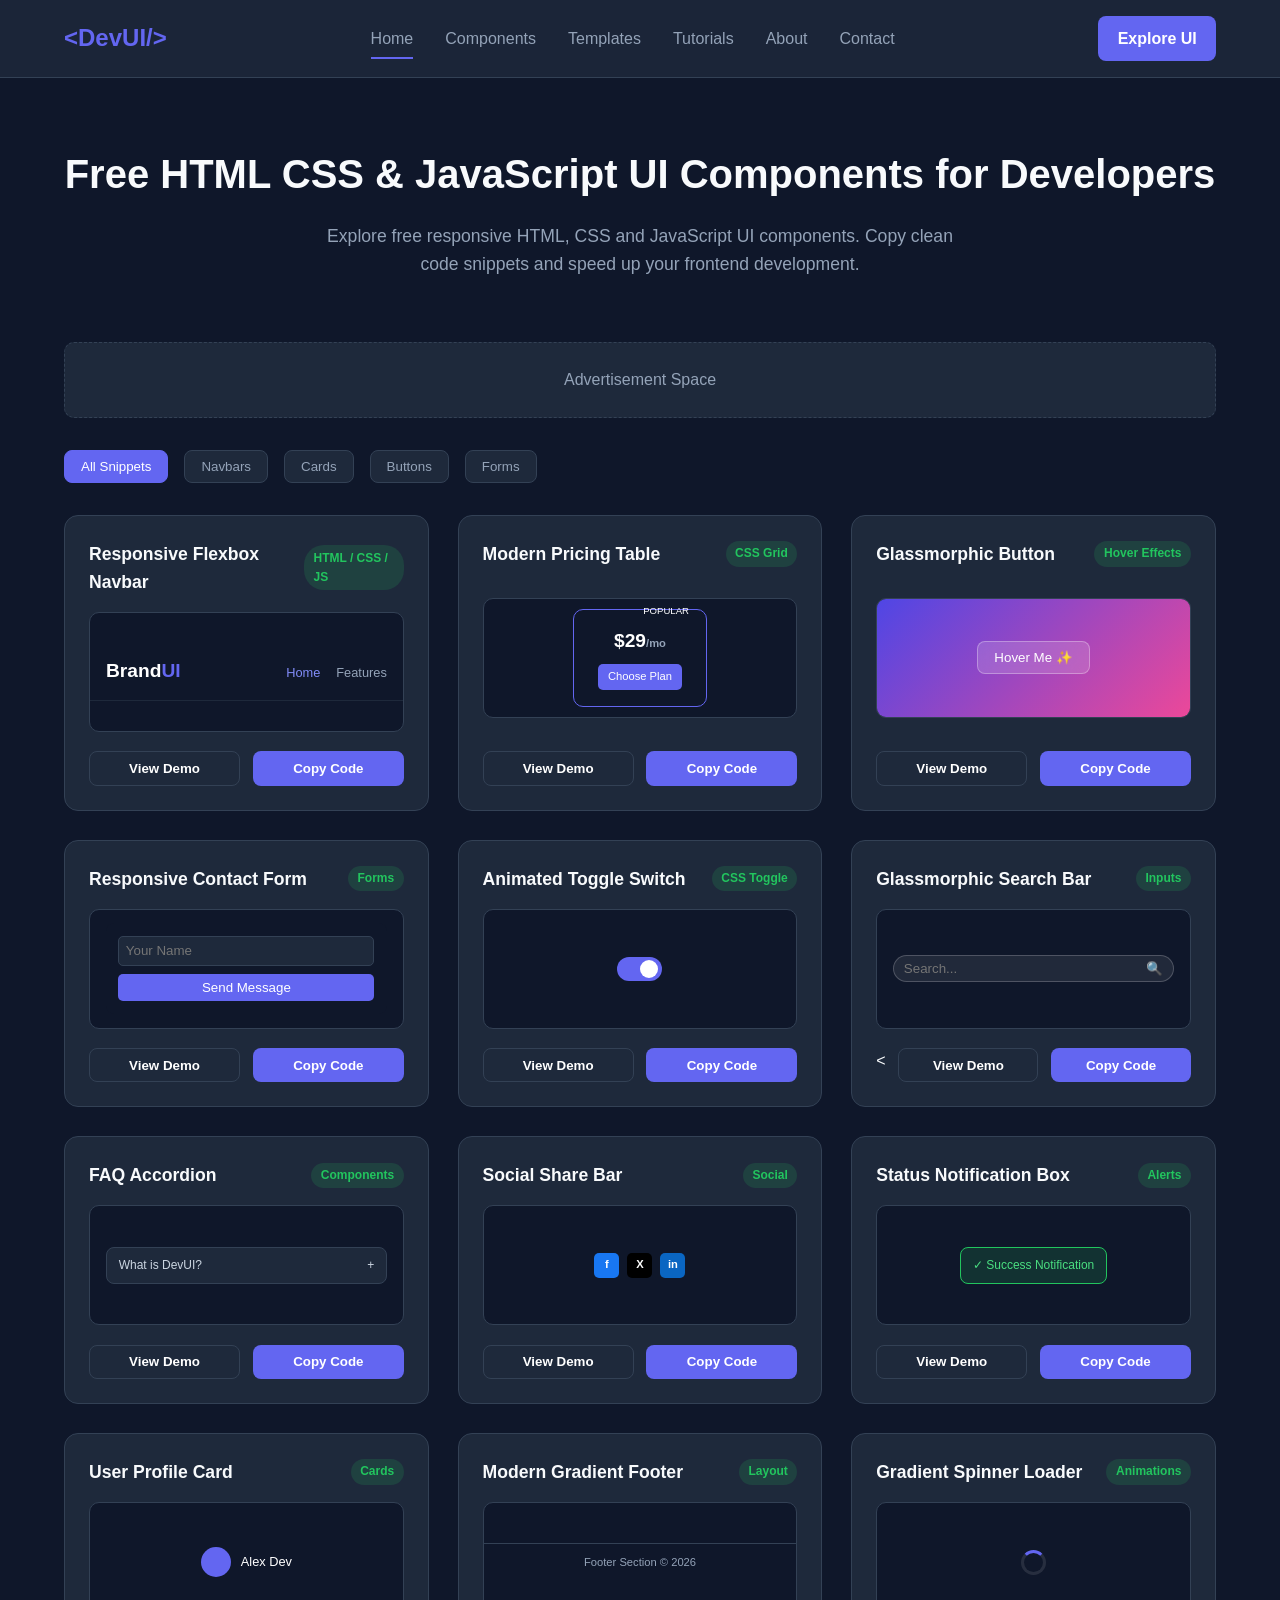
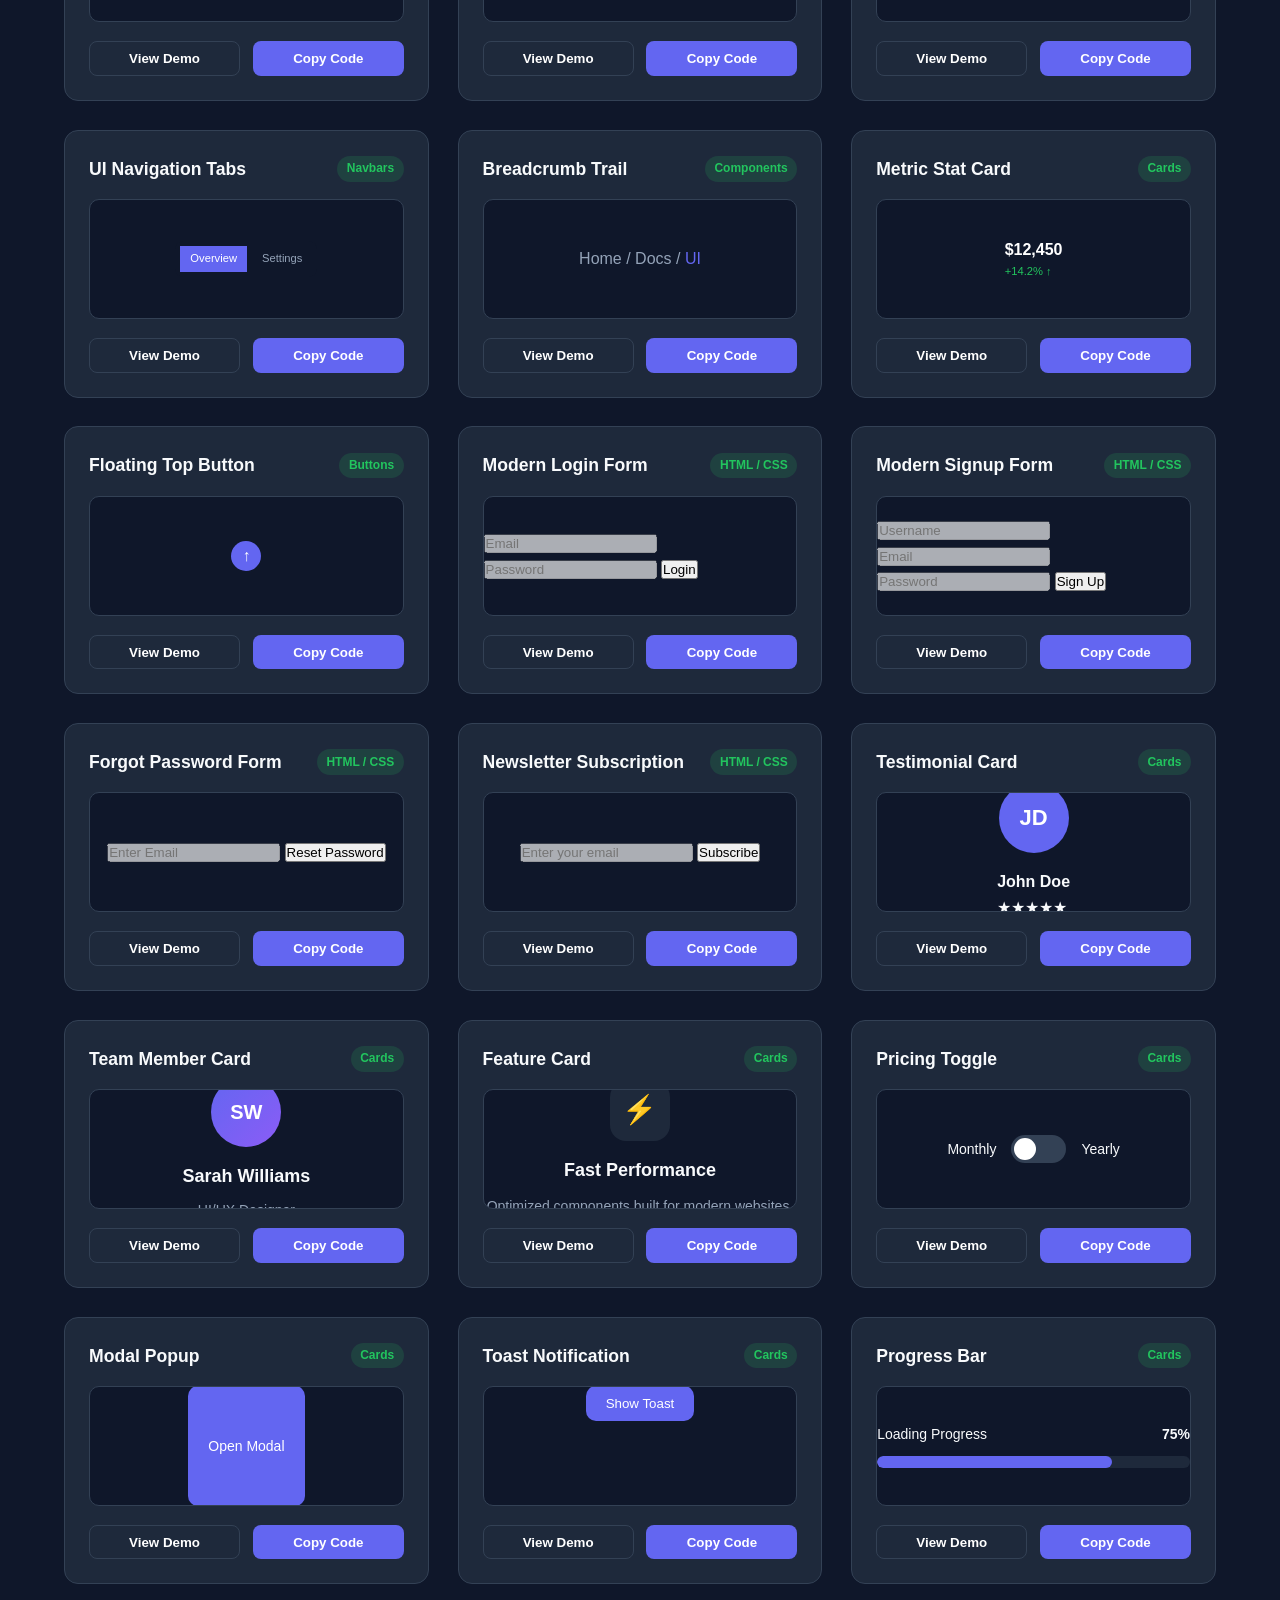
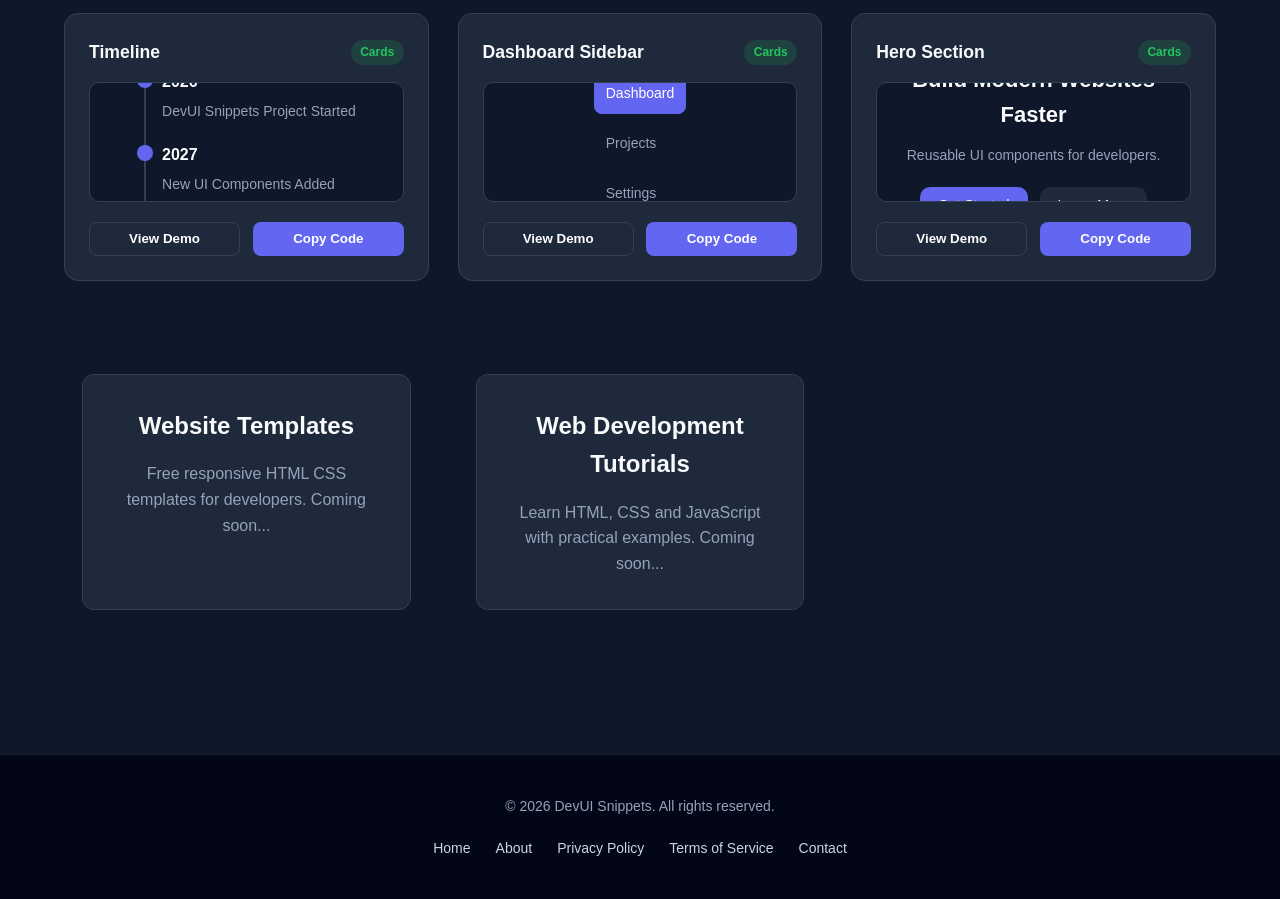
<file: index.html>
<!DOCTYPE html>
<html lang="en">

<head>
    <meta charset="UTF-8">
    <meta name="viewport" content="width=device-width, initial-scale=1.0">
    <script async src="https://pagead2.googlesyndication.com/pagead/js/adsbygoogle.js?client=ca-pub-3074315065585890"
     crossorigin="anonymous"></script>
    <meta name="google-site-verification" content="QbkU4i0y4YJnDC5EMV_VMCQMssTq6nTJHGC8j_MMgxo" />
    <meta name="google-adsense-account" content="ca-pub-3074315065585890">

    <title>DevUI Snippets - Free HTML & CSS UI Components</title>

    <meta name="description"
          content="Explore free HTML, CSS and JavaScript UI components including navbars, buttons, cards, forms and responsive snippets for modern web development.">

    <meta name="keywords"
          content="HTML, CSS, JavaScript, UI Components, UI Snippets, Frontend, Web Development, Responsive Design">

    <meta name="author" content="DevUI Snippets">
    <meta name="robots" content="index, follow">
    <!-- Open Graph -->
<meta property="og:type" content="website">
<meta property="og:title" content="DevUI Snippets - Free HTML & CSS UI Components">
<meta property="og:description" content="Free HTML, CSS and JavaScript UI components for developers.">
<meta property="og:image" content="https://mursah1236-design.github.io/devui-snippets/preview.png">
<meta property="og:url" content="https://mursah1236-design.github.io/devui-snippets/">
<meta property="og:site_name" content="DevUI Snippets">

<!-- Twitter -->
<meta name="twitter:card" content="summary_large_image">
<meta name="twitter:title" content="DevUI Snippets - Free HTML & CSS UI Components">
<meta name="twitter:description" content="Modern UI Components for Developers.">
<meta name="twitter:image" content="https://mursah1236-design.github.io/devui-snippets/preview.png">
<meta name="theme-color" content="#6366f1">

    <link rel="icon" type="image/png" href="favicon.png">
    <link rel="stylesheet" href="style.css">
    <link rel="canonical" href="https://mursah1236-design.github.io/devui-snippets/">
    <!-- Google tag (gtag.js) -->
<script async src="https://www.googletagmanager.com/gtag/js?id=G-HLDNYVKNN7"></script>
<script>
  window.dataLayer = window.dataLayer || [];
  function gtag(){dataLayer.push(arguments);}
  gtag('js', new Date());

  gtag('config', 'G-HLDNYVKNN7');
</script>
</head>


<body>


<!-- =========================
     NAVBAR
========================= -->
<header class="navbar">

<div class="container nav-container">

<a href="index.html" class="logo">
&lt;DevUI/&gt;
</a>

<nav class="nav-menu">

<ul class="nav-links">

<li>
<a href="index.html" class="active">
Home
</a>
</li>

<li>
<a href="index.html#components">
Components
</a>
</li>

<li>
<a href="index.html#templates">
Templates
</a>
</li>

<li>
<a href="index.html#tutorials">
Tutorials
</a>
</li>

<li>
<a href="about.html">
About
</a>
</li>

<li>
<a href="contact.html">
Contact
</a>
</li>

</ul>

</nav>

<a href="index.html#components" class="btn-primary">
Explore UI
</a>

</div>

</header>




<!-- =========================
     HERO
========================= -->

<section class="hero">


<div class="container hero-content">


<h1>
Free HTML CSS & JavaScript UI Components for Developers
</h1>


<p>
Explore free responsive HTML, CSS and JavaScript UI components.
Copy clean code snippets and speed up your frontend development.
</p>


</div>


</section>





<!-- =========================
     ADSENSE PLACEHOLDER
========================= -->


<div class="container ad-banner">


<div class="ad-placeholder">

Advertisement Space

</div>


</div>







<!-- =========================
     COMPONENT AREA
========================= -->


<main class="container main-content" id="components">





<!-- FILTER BUTTONS -->

<div class="category-filter">


<button class="filter-btn active" data-category="all">
All Snippets
</button>


<button class="filter-btn" data-category="navbars">
Navbars
</button>


<button class="filter-btn" data-category="cards">
Cards
</button>


<button class="filter-btn" data-category="buttons">
Buttons
</button>


<button class="filter-btn" data-category="forms">
Forms
</button>


</div>







<!-- IMPORTANT:
     GRID START
-->

<div class="grid-container">






<!-- =========================
     CARD 1 NAVBAR
========================= -->


<article class="snippet-card" data-category="navbars">


<div class="card-header">

<h3>
Responsive Flexbox Navbar
</h3>


<span class="badge">
HTML / CSS / JS
</span>


</div>




<div class="card-preview">


<header class="dev-header">


<div class="dev-nav-container">


<a href="#" class="dev-logo">
Brand<span>UI</span>
</a>



<nav class="dev-nav-menu">


<ul class="dev-nav-list">


<li>
<a href="#" class="dev-nav-link active">
Home
</a>
</li>


<li>
<a href="#" class="dev-nav-link">
Features
</a>
</li>


</ul>


</nav>


</div>


</header>


</div>




<div class="card-actions">


<button class="btn-secondary">
View Demo
</button>



<button class="btn-code"
data-code="navbar">
Copy Code
</button>



</div>



</article>








<!-- =========================
     CARD 2 PRICING
========================= -->


<article class="snippet-card" data-category="cards">


<div class="card-header">


<h3>
Modern Pricing Table
</h3>


<span class="badge">
CSS Grid
</span>


</div>




<div class="card-preview">


<div class="mini-pricing-preview">


<span class="mini-tag">
POPULAR
</span>


<div class="mini-price">
$29<span>/mo</span>
</div>


<div class="mini-btn-fake">
Choose Plan
</div>


</div>


</div>




<div class="card-actions">


<button class="btn-secondary">
View Demo
</button>



<button class="btn-code"
data-code="pricing">
Copy Code
</button>


</div>


</article>








<!-- =========================
     CARD 3 GLASS BUTTON
========================= -->


<article class="snippet-card" data-category="buttons">


<div class="card-header">


<h3>
Glassmorphic Button
</h3>


<span class="badge">
Hover Effects
</span>


</div>




<div class="card-preview">


<div class="mini-glass-preview">


<button class="mini-glass-btn">

Hover Me ✨

</button>


</div>


</div>




<div class="card-actions">


<button class="btn-secondary">
View Demo
</button>



<button class="btn-code"
data-code="glassButton">

Copy Code

</button>


</div>


</article>









<!-- =========================
     CARD 4 CONTACT FORM
========================= -->


<article class="snippet-card" data-category="forms">


<div class="card-header">


<h3>
Responsive Contact Form
</h3>


<span class="badge">
Forms
</span>


</div>




<div class="card-preview">


<div class="mini-form-preview">


<input 
type="text"
placeholder="Your Name"
class="mini-input"
disabled>


<button class="mini-form-btn">

Send Message

</button>


</div>


</div>




<div class="card-actions">


<button class="btn-secondary">
View Demo
</button>


<button class="btn-code"
data-code="contactForm">

Copy Code

</button>


</div>



</article>







<!-- =========================
     CARD 5 TOGGLE
========================= -->


<article class="snippet-card" data-category="buttons">


<div class="card-header">


<h3>
Animated Toggle Switch
</h3>


<span class="badge">
CSS Toggle
</span>


</div>




<div class="card-preview">


<div class="mini-toggle-preview">

<label class="mini-switch">

<input type="checkbox" checked>

<span class="mini-slider"></span>

</label>


</div>


</div>




<div class="card-actions">


<button class="btn-secondary">
View Demo
</button>



<button class="btn-code"
data-code="toggleSwitch">

Copy Code

</button>


</div>



</article>







<!-- =========================
     CARD 6 SEARCH
========================= -->


<article class="snippet-card" data-category="cards">


<div class="card-header">


<h3>
Glassmorphic Search Bar
</h3>


<span class="badge">
Inputs
</span>


</div>




<div class="card-preview">


<div class="mini-search-preview">


<input type="text"
placeholder="Search..."
disabled>


<button>
🔍
</button>


</div>


</div>




<div class="card-actions">


<<button class="btn-secondary">
View Demo
</button>


<button class="btn-code"
data-code="searchBar">

Copy Code

</button>


</div>



</article>
<!-- =========================
     CARD 7 ACCORDION
========================= -->


<article class="snippet-card" data-category="cards">


<div class="card-header">

<h3>
FAQ Accordion
</h3>


<span class="badge">
Components
</span>


</div>



<div class="card-preview">


<div class="mini-accordion-preview">


<div class="mini-acc-item">

What is DevUI?

<span>
+
</span>


</div>


</div>


</div>



<div class="card-actions">


<button class="btn-secondary">
View Demo
</button>

<button class="btn-code"
data-code="accordion">

Copy Code

</button>


</div>



</article>







<!-- =========================
     CARD 8 SOCIAL SHARE
========================= -->


<article class="snippet-card" data-category="buttons">


<div class="card-header">


<h3>
Social Share Bar
</h3>


<span class="badge">
Social
</span>


</div>



<div class="card-preview">


<div class="mini-social-preview">


<span class="mini-soc-btn fb">
f
</span>


<span class="mini-soc-btn tw">
X
</span>


<span class="mini-soc-btn in">
in
</span>


</div>


</div>




<div class="card-actions">


<button class="btn-secondary">
View Demo
</button>



<button class="btn-code"
data-code="socialShare">

Copy Code

</button>


</div>


</article>








<!-- =========================
     CARD 9 ALERT BOX
========================= -->


<article class="snippet-card" data-category="cards">


<div class="card-header">


<h3>
Status Notification Box
</h3>


<span class="badge">
Alerts
</span>


</div>




<div class="card-preview">


<div class="mini-alert-preview">

✓ Success Notification

</div>


</div>




<div class="card-actions">


<button class="btn-secondary">
View Demo
</button>



<button class="btn-code"
data-code="alertBox">

Copy Code

</button>


</div>


</article>









<!-- =========================
     CARD 10 PROFILE
========================= -->


<article class="snippet-card" data-category="cards">


<div class="card-header">


<h3>
User Profile Card
</h3>


<span class="badge">
Cards
</span>


</div>




<div class="card-preview">


<div class="mini-profile-preview">


<div class="mini-avatar"></div>


<div class="mini-name">

Alex Dev

</div>


</div>


</div>




<div class="card-actions">


<button class="btn-secondary">
View Demo
</button>


<button class="btn-code"
data-code="profileCard">

Copy Code

</button>


</div>


</article>








<!-- =========================
     CARD 11 FOOTER
========================= -->


<article class="snippet-card" data-category="navbars">


<div class="card-header">


<h3>
Modern Gradient Footer
</h3>


<span class="badge">
Layout
</span>


</div>




<div class="card-preview">


<div class="mini-footer-preview">


Footer Section © 2026


</div>


</div>




<div class="card-actions">


<button class="btn-secondary">
View Demo
</button>



<button class="btn-code"
data-code="gradientFooter">

Copy Code

</button>


</div>



</article>









<!-- =========================
     CARD 12 SPINNER
========================= -->


<article class="snippet-card" data-category="buttons">


<div class="card-header">


<h3>
Gradient Spinner Loader
</h3>


<span class="badge">
Animations
</span>


</div>




<div class="card-preview">


<div class="mini-spinner-preview">


<div class="mini-spinner"></div>


</div>


</div>




<div class="card-actions">


<button class="btn-secondary">
View Demo
</button>


<button class="btn-code"
data-code="loadingSpinner">

Copy Code

</button>


</div>


</article>









<!-- =========================
     CARD 13 TABS
========================= -->


<article class="snippet-card" data-category="navbars">


<div class="card-header">


<h3>
UI Navigation Tabs
</h3>


<span class="badge">
Navbars
</span>


</div>




<div class="card-preview">


<div class="mini-tabs-preview">


<span class="mini-tab active">
Overview
</span>


<span class="mini-tab">
Settings
</span>


</div>


</div>




<div class="card-actions">


<button class="btn-secondary">
View Demo
</button>



<button class="btn-code"
data-code="navTabs">

Copy Code

</button>


</div>


</article>








<!-- =========================
     CARD 14 BREADCRUMB
========================= -->


<article class="snippet-card" data-category="cards">


<div class="card-header">


<h3>
Breadcrumb Trail
</h3>


<span class="badge">
Components
</span>


</div>




<div class="card-preview">


<div class="mini-crumb-preview">


Home / Docs / <span>UI</span>


</div>


</div>




<div class="card-actions">


<button class="btn-secondary">
View Demo
</button>


<button class="btn-code"
data-code="breadcrumb">

Copy Code

</button>


</div>


</article>









<!-- =========================
     CARD 15 STAT CARD
========================= -->


<article class="snippet-card" data-category="cards">


<div class="card-header">


<h3>
Metric Stat Card
</h3>


<span class="badge">
Cards
</span>


</div>




<div class="card-preview">


<div class="mini-stat-preview">


<div class="mini-stat-num">

$12,450

</div>


<div class="mini-stat-growth">

+14.2% ↑

</div>


</div>


</div>




<div class="card-actions">


<button class="btn-secondary">
View Demo
</button>



<button class="btn-code"
data-code="statCard">

Copy Code

</button>


</div>


</article>








<!-- =========================
     CARD 16 BACK TO TOP
========================= -->


<article class="snippet-card" data-category="buttons">


<div class="card-header">


<h3>
Floating Top Button
</h3>


<span class="badge">
Buttons
</span>


</div>




<div class="card-preview">


<div class="mini-backtop-preview">

↑

</div>


</div>





<div class="card-actions">


<button class="btn-secondary">
View Demo
</button>



<button class="btn-code"
data-code="backToTop">

Copy Code

</button>


</div>



</article>

<!-- =========================
     CARD 17 LOGIN FORM
========================= -->


<article class="snippet-card" data-category="forms">


<div class="card-header">


<h3>
Modern Login Form
</h3>


<span class="badge">
HTML / CSS
</span>


</div>




<div class="card-preview">


<div class="mini-login-preview">


<input
type="email"
placeholder="Email"
disabled>


<input
type="password"
placeholder="Password"
disabled>


<button>
Login
</button>


</div>


</div>




<div class="card-actions">


<button class="btn-secondary">
View Demo
</button>



<button class="btn-code"
data-code="loginForm">

Copy Code

</button>


</div>



</article>

<!-- =========================
     CARD 18 SIGNUP FORM
========================= -->


<article class="snippet-card" data-category="forms">


<div class="card-header">


<h3>
Modern Signup Form
</h3>


<span class="badge">
HTML / CSS
</span>


</div>




<div class="card-preview">


<div class="mini-signup-preview">


<input
type="text"
placeholder="Username"
disabled>


<input
type="email"
placeholder="Email"
disabled>


<input
type="password"
placeholder="Password"
disabled>


<button>
Sign Up
</button>


</div>


</div>




<div class="card-actions">


<button class="btn-secondary">
View Demo
</button>



<button class="btn-code"
data-code="signupForm">

Copy Code

</button>


</div>


</article>

<!-- =========================
     CARD 19 FORGOT PASSWORD
========================= -->


<article class="snippet-card" data-category="forms">


<div class="card-header">


<h3>
Forgot Password Form
</h3>


<span class="badge">
HTML / CSS
</span>


</div>




<div class="card-preview">


<div class="mini-forgot-preview">


<input
type="email"
placeholder="Enter Email"
disabled>


<button>
Reset Password
</button>


</div>


</div>




<div class="card-actions">


<button class="btn-secondary">
View Demo
</button>



<button class="btn-code"
data-code="forgotPassword">

Copy Code

</button>


</div>


</article>

<!-- =========================
     CARD 20 NEWSLETTER
========================= -->

<article class="snippet-card" data-category="forms">

<div class="card-header">

<h3>
Newsletter Subscription
</h3>

<span class="badge">
HTML / CSS
</span>

</div>


<div class="card-preview">

<div class="mini-newsletter-preview">

<input
type="email"
placeholder="Enter your email"
disabled>

<button>
Subscribe
</button>

</div>

</div>


<div class="card-actions">

<button class="btn-secondary">
View Demo
</button>

<button class="btn-code"
data-code="newsletterForm">

Copy Code

</button>

</div>

</article>

<!-- =========================
     CARD 21 TESTIMONIAL
========================= -->

<article class="snippet-card" data-category="cards">

<div class="card-header">

<h3>
Testimonial Card
</h3>

<span class="badge">
Cards
</span>

</div>


<div class="card-preview">

<div class="mini-testimonial-preview">

<div class="testimonial-avatar">
    <span>JD</span>
</div>

<h4>
John Doe
</h4>

<p>
★★★★★
</p>

</div>

</div>


<div class="card-actions">

<button class="btn-secondary">
View Demo
</button>

<button class="btn-code"
data-code="testimonialCard">

Copy Code

</button>

</div>

</article>

<!-- =========================
     CARD 22 TEAM MEMBER
========================= -->

<article class="snippet-card" data-category="cards">

<div class="card-header">

<h3>
Team Member Card
</h3>

<span class="badge">
Cards
</span>

</div>


<div class="card-preview">

<div class="mini-team-preview">

<div class="team-avatar">
    <span>SW</span>
</div>

<h4>
Sarah Williams
</h4>

<p>
UI/UX Designer
</p>

</div>

</div>


<div class="card-actions">

<button class="btn-secondary">
View Demo
</button>

<button class="btn-code"
data-code="teamMemberCard">

Copy Code

</button>

</div>

</article>

<!-- =========================
     CARD 23 FEATURE CARD
========================= -->

<article class="snippet-card" data-category="cards">

<div class="card-header">

<h3>
Feature Card
</h3>

<span class="badge">
Cards
</span>

</div>


<div class="card-preview">

<div class="mini-feature-preview">

<div class="feature-icon">
⚡
</div>

<h4>
Fast Performance
</h4>

<p>
Optimized components built for modern websites.
</p>

</div>

</div>


<div class="card-actions">

<button class="btn-secondary">
View Demo
</button>


<button class="btn-code"
data-code="featureCard">

Copy Code

</button>

</div>

</article>

<!-- =========================
     CARD 24 PRICING TOGGLE
========================= -->

<article class="snippet-card" data-category="cards">

<div class="card-header">

<h3>
Pricing Toggle
</h3>

<span class="badge">
Cards
</span>

</div>


<div class="card-preview">

<div class="mini-pricing-toggle">

<span>
Monthly
</span>


<label class="switch">

<input type="checkbox">

<span class="slider"></span>

</label>


<span>
Yearly
</span>

</div>

</div>


<div class="card-actions">

<button class="btn-secondary">
View Demo
</button>


<button class="btn-code"
data-code="pricingToggle">

Copy Code

</button>

</div>

</article>
<!-- =========================
     CARD 25 MODAL POPUP
========================= -->

<article class="snippet-card" data-category="cards">

<div class="card-header">

<h3>
Modal Popup
</h3>

<span class="badge">
Cards
</span>

</div>


<div class="card-preview">

<div class="mini-modal-preview">

<button class="modal-demo-btn">
Open Modal
</button>


<div class="modal-overlay">

<div class="modal-box">

<button class="modal-close">
×
</button>


<h3>
Welcome!
</h3>


<p>
This is a simple responsive modal popup component.
</p>


</div>

</div>

</div>

</div>


<div class="card-actions">

<button class="btn-secondary">
View Demo
</button>


<button class="btn-code"
data-code="modalPopup">

Copy Code

</button>

</div>

</article>
<!-- =========================
     CARD 26 TOAST NOTIFICATION
========================= -->

<article class="snippet-card" data-category="cards">

<div class="card-header">

<h3>
Toast Notification
</h3>

<span class="badge">
Cards
</span>

</div>


<div class="card-preview">

<div class="mini-toast-preview">

<button class="toast-demo-btn">
Show Toast
</button>


<div class="toast-box">

✓ Successfully saved!

</div>


</div>

</div>


<div class="card-actions">

<button class="btn-secondary">
View Demo
</button>


<button class="btn-code"
data-code="toastNotification">

Copy Code

</button>

</div>

</article>
<!-- =========================
     CARD 27 PROGRESS BAR
========================= -->

<article class="snippet-card" data-category="cards">

<div class="card-header">

<h3>
Progress Bar
</h3>

<span class="badge">
Cards
</span>

</div>


<div class="card-preview">

<div class="mini-progress-preview">

<div class="progress-label">

<span>
Loading Progress
</span>

<strong>
75%
</strong>

</div>


<div class="progress-container">

<div class="progress-fill">

</div>

</div>


</div>

</div>


<div class="card-actions">

<button class="btn-secondary">
View Demo
</button>


<button class="btn-code"
data-code="progressBar">

Copy Code

</button>

</div>

</article>
<!-- =========================
     CARD 28 TIMELINE
========================= -->

<article class="snippet-card" data-category="cards">

<div class="card-header">

<h3>
Timeline
</h3>

<span class="badge">
Cards
</span>

</div>


<div class="card-preview">

<div class="mini-timeline-preview">


<div class="timeline-item">

<span class="timeline-dot"></span>


<div class="timeline-content">

<strong>
2026
</strong>

<p>
DevUI Snippets Project Started
</p>

</div>

</div>



<div class="timeline-item">

<span class="timeline-dot"></span>


<div class="timeline-content">

<strong>
2027
</strong>

<p>
New UI Components Added
</p>

</div>

</div>


</div>

</div>


<div class="card-actions">

<button class="btn-secondary">
View Demo
</button>


<button class="btn-code"
data-code="timeline">

Copy Code

</button>

</div>

</article>
<!-- =========================
     CARD 29 DASHBOARD SIDEBAR
========================= -->

<article class="snippet-card" data-category="cards">

<div class="card-header">

<h3>
Dashboard Sidebar
</h3>

<span class="badge">
Cards
</span>

</div>


<div class="card-preview">

<div class="mini-sidebar-preview">


<div class="sidebar-logo">
DevUI
</div>


<nav class="sidebar-menu">

<a class="active">
Dashboard
</a>

<a>
Projects
</a>

<a>
Settings
</a>

<a>
Logout
</a>

</nav>


</div>

</div>


<div class="card-actions">

<button class="btn-secondary">
View Demo
</button>


<button class="btn-code"
data-code="dashboardSidebar">

Copy Code

</button>

</div>

</article>
<!-- =========================
     CARD 30 HERO SECTION
========================= -->

<article class="snippet-card" data-category="cards">

<div class="card-header">

<h3>
Hero Section
</h3>

<span class="badge">
Cards
</span>

</div>


<div class="card-preview">

<div class="mini-hero-preview">


<h2>
Build Modern Websites Faster
</h2>


<p>
Reusable UI components for developers.
</p>


<div class="hero-buttons">

<button>
Get Started
</button>


<button>
Learn More
</button>

</div>


</div>

</div>


<div class="card-actions">

<button class="btn-secondary">
View Demo
</button>


<button class="btn-code"
data-code="heroSection">

Copy Code

</button>

</div>

</article>



<section class="extra-section container" id="templates">

<h2>
Website Templates
</h2>

<p>
Free responsive HTML CSS templates for developers.
Coming soon...
</p>

</section>




<section class="extra-section container" id="tutorials">

<h2>
Web Development Tutorials
</h2>

<p>
Learn HTML, CSS and JavaScript with practical examples.
Coming soon...
</p>

</section>



</div>
<!-- GRID END -->



</main>








<!-- =========================
     FOOTER
========================= -->

<footer class="main-footer">

<p>
&copy; 2026 DevUI Snippets.
All rights reserved.
</p>


<div class="footer-links">

<a href="index.html">
Home
</a>

<a href="about.html">
About
</a>

<a href="privacy.html">
Privacy Policy
</a>
<a href="terms.html">Terms of Service</a>

<a href="contact.html">
Contact
</a>

</div>


</footer>


<div class="demo-modal" id="demoModal">

<div class="demo-content">

<button class="close-demo">
×
</button>

<h2>
Component Preview
</h2>

<div id="demoArea"></div>

</div>

</div>



<script src="script.js"></script>


</body>

</html>
</file>
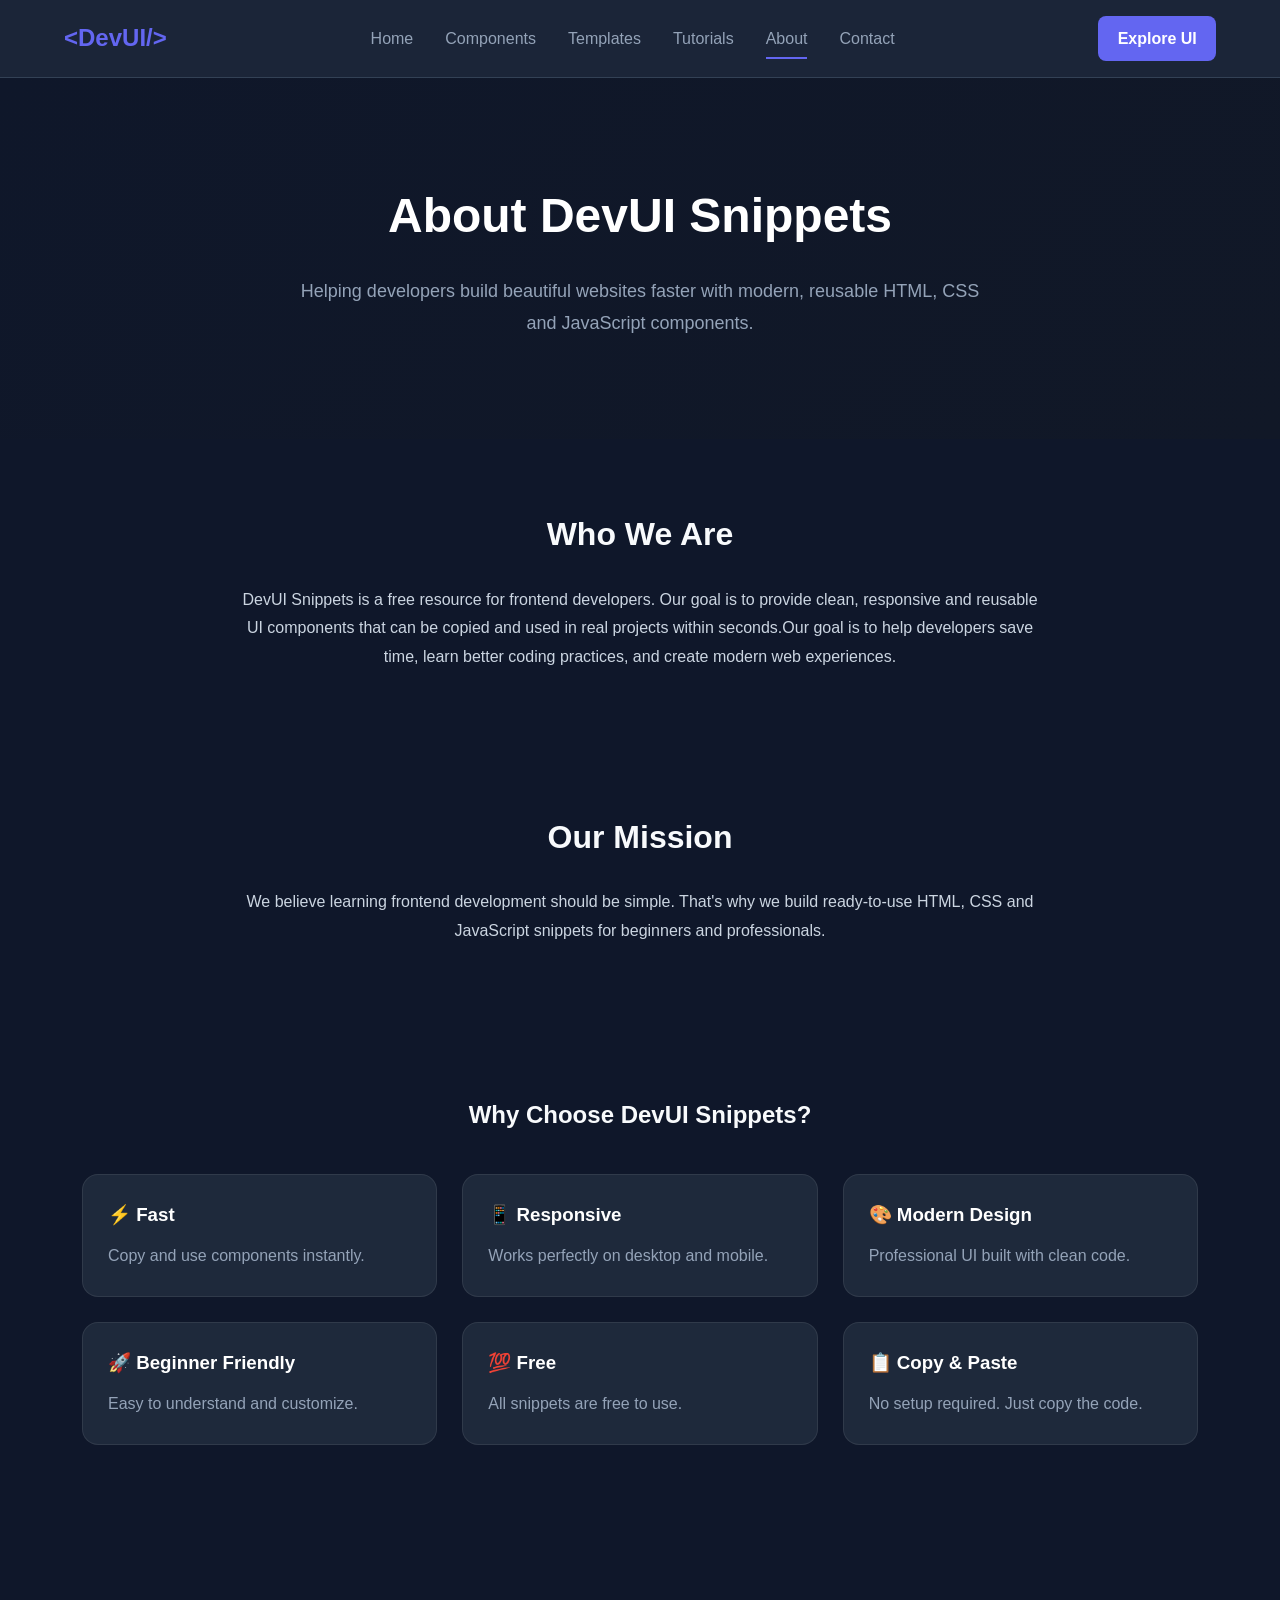
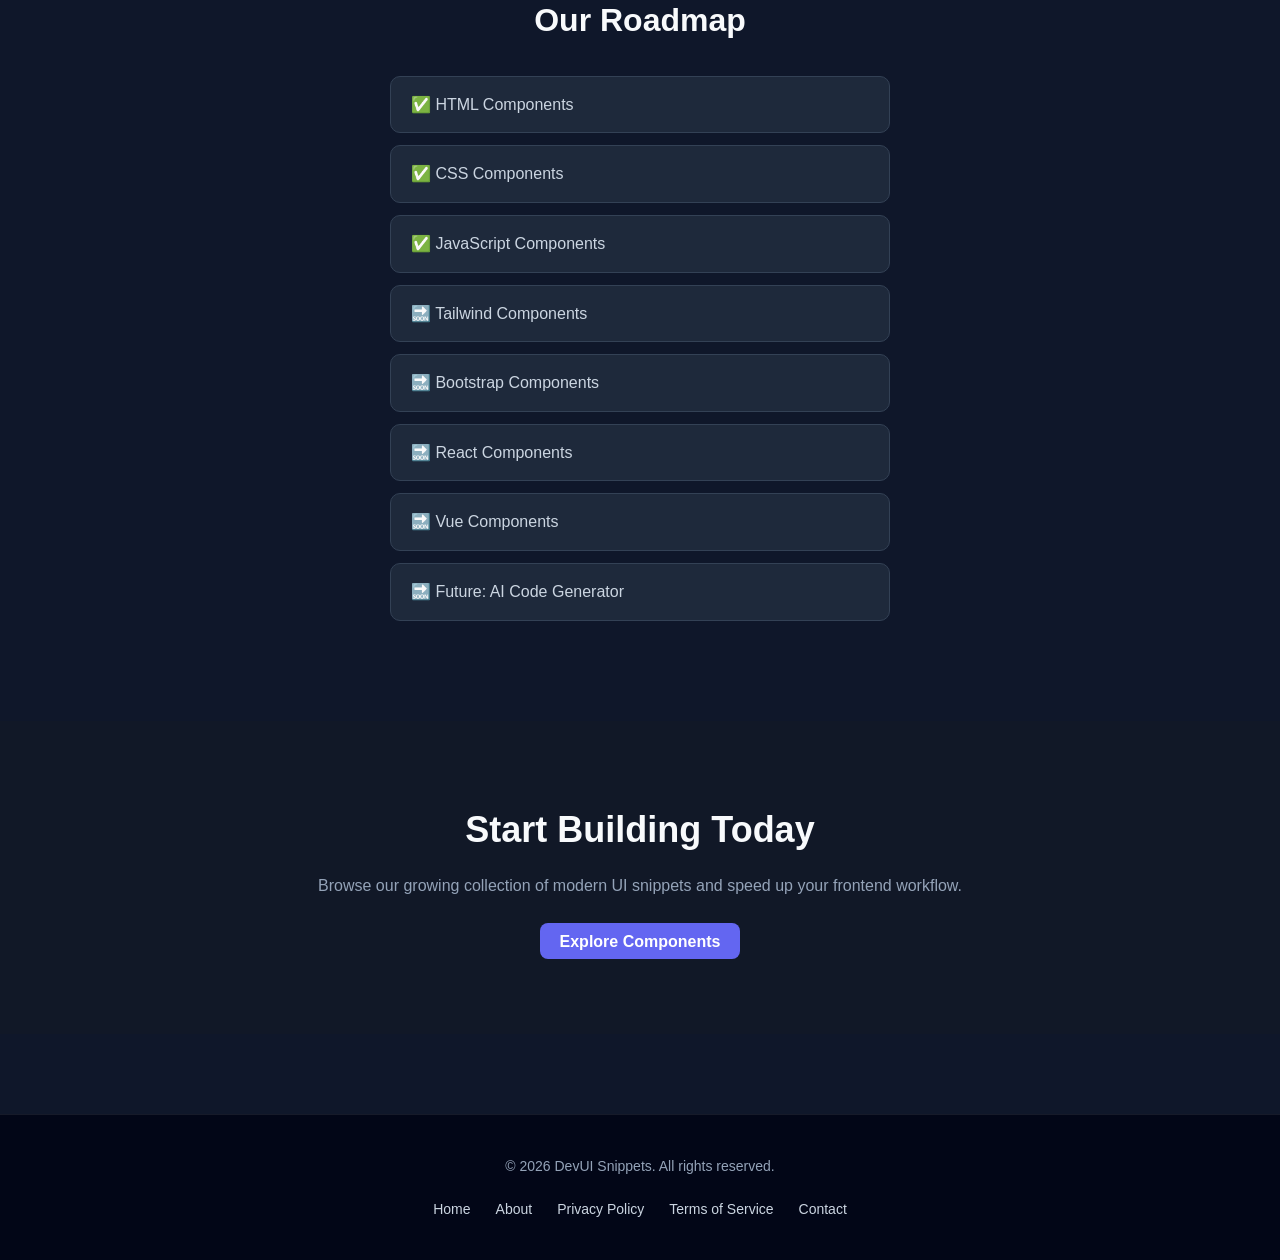
<file: about.html>
<!DOCTYPE html>
<html lang="en">

<head>
    <meta charset="UTF-8">
    <meta name="viewport" content="width=device-width, initial-scale=1.0">
    <script async src="https://pagead2.googlesyndication.com/pagead/js/adsbygoogle.js?client=ca-pub-3074315065585890"
     crossorigin="anonymous"></script>
    <title>About - DevUI Snippets</title>

    <meta name="description"
          content="Learn about DevUI Snippets and our mission to provide free, modern and responsive HTML, CSS and JavaScript UI components for developers.">

    <meta name="keywords"
          content="About DevUI Snippets, HTML CSS Components, Frontend Development, UI Library">

    <meta name="author" content="DevUI Snippets">
    <meta name="robots" content="index, follow">
    <!-- Open Graph -->
<meta property="og:type" content="website">
<meta property="og:title" content="About - DevUI Snippets">
<meta property="og:description" content="Learn more about DevUI Snippets and our mission.">
<meta property="og:image" content="https://mursah1236-design.github.io/devui-snippets/preview.png">
<meta property="og:url" content="https://mursah1236-design.github.io/devui-snippets/about.html">

<!-- Twitter -->
<meta name="twitter:card" content="summary_large_image">
<meta name="twitter:title" content="About - DevUI Snippets">
<meta name="twitter:description" content="Learn more about DevUI Snippets.">
<meta name="twitter:image" content="https://mursah1236-design.github.io/devui-snippets/preview.png">

    <link rel="icon" type="image/png" href="favicon.png">
    <link rel="stylesheet" href="style.css">
    <link rel="canonical" href="https://mursah1236-design.github.io/devui-snippets/about.html">
    <!-- Google tag (gtag.js) -->
<script async src="https://www.googletagmanager.com/gtag/js?id=G-HLDNYVKNN7"></script>
<script>
  window.dataLayer = window.dataLayer || [];
  function gtag(){dataLayer.push(arguments);}
  gtag('js', new Date());

  gtag('config', 'G-HLDNYVKNN7');
</script>
</head>

<body>

<!-- =========================
     NAVBAR
========================= -->

<header class="navbar">

    <div class="container nav-container">

        <a href="index.html" class="logo">
            &lt;DevUI/&gt;
        </a>

        <nav class="nav-menu">

            <ul class="nav-links">

                <li><a href="index.html">Home</a></li>
                <li><a href="index.html#components">Components</a></li>
                <li><a href="index.html#templates">Templates</a></li>
                <li><a href="index.html#tutorials">Tutorials</a></li>
                <li><a href="about.html" class="active">About</a></li>
                <li><a href="contact.html">Contact</a></li>

            </ul>

        </nav>

        <a href="index.html#components" class="btn-primary">
            Explore UI
        </a>

    </div>

</header>



<!-- =========================
     HERO
========================= -->

<section class="about-hero">

    <div class="container">

        <h1>About DevUI Snippets</h1>

        <p>
            Helping developers build beautiful websites faster with modern,
            reusable HTML, CSS and JavaScript components.
        </p>

    </div>

</section>



<!-- =========================
     ABOUT
========================= -->

<section class="about-section">

    <div class="container">

        <h2>Who We Are</h2>

        <p>

            DevUI Snippets is a free resource for frontend developers.

            Our goal is to provide clean, responsive and reusable UI
            components that can be copied and used in real projects
            within seconds.Our goal is to help developers save time, learn better coding practices, and create modern web experiences.

        </p>

    </div>

</section>



<!-- =========================
     MISSION
========================= -->

<section class="about-section">

    <div class="container">

        <h2>Our Mission</h2>

        <p>

            We believe learning frontend development should be simple.

            That's why we build ready-to-use HTML, CSS and JavaScript
            snippets for beginners and professionals.

        </p>

    </div>

</section>



<!-- =========================
     FEATURES
========================= -->

<section class="about-features">

    <div class="container">

        <h2>Why Choose DevUI Snippets?</h2>

        <div class="feature-grid">

            <div class="feature-card">
                <h3>⚡ Fast</h3>
                <p>Copy and use components instantly.</p>
            </div>

            <div class="feature-card">
                <h3>📱 Responsive</h3>
                <p>Works perfectly on desktop and mobile.</p>
            </div>

            <div class="feature-card">
                <h3>🎨 Modern Design</h3>
                <p>Professional UI built with clean code.</p>
            </div>

            <div class="feature-card">
                <h3>🚀 Beginner Friendly</h3>
                <p>Easy to understand and customize.</p>
            </div>

            <div class="feature-card">
                <h3>💯 Free</h3>
                <p>All snippets are free to use.</p>
            </div>

            <div class="feature-card">
                <h3>📋 Copy & Paste</h3>
                <p>No setup required. Just copy the code.</p>
            </div>

        </div>

    </div>

</section>



<!-- =========================
     ROADMAP
========================= -->

<section class="about-section">

    <div class="container">

        <h2>Our Roadmap</h2>

        <ul class="roadmap-list">

            <li>✅ HTML Components</li>
            <li>✅ CSS Components</li>
            <li>✅ JavaScript Components</li>
            <li>🔜 Tailwind Components</li>
            <li>🔜 Bootstrap Components</li>
            <li>🔜 React Components</li>
            <li>🔜 Vue Components</li>
           <li>🔜 Future: AI Code Generator</li>

        </ul>

    </div>

</section>



<!-- =========================
     CTA
========================= -->

<section class="about-cta">

    <div class="container">

        <h2>Start Building Today</h2>

        <p>

            Browse our growing collection of modern UI snippets and
            speed up your frontend workflow.

        </p>

        <a href="index.html#components" class="btn-primary">
            Explore Components
        </a>

    </div>

</section>



<!-- =========================
     FOOTER
========================= -->

<footer class="main-footer">

    <p>

        &copy; 2026 DevUI Snippets.
        All rights reserved.

    </p>

    <div class="footer-links">

        <a href="index.html">Home</a>

        <a href="about.html">About</a>

        <a href="privacy.html">Privacy Policy</a>

        <a href="terms.html">Terms of Service</a>

        <a href="contact.html">Contact</a>

    </div>

</footer>

</body>

</html>
</file>
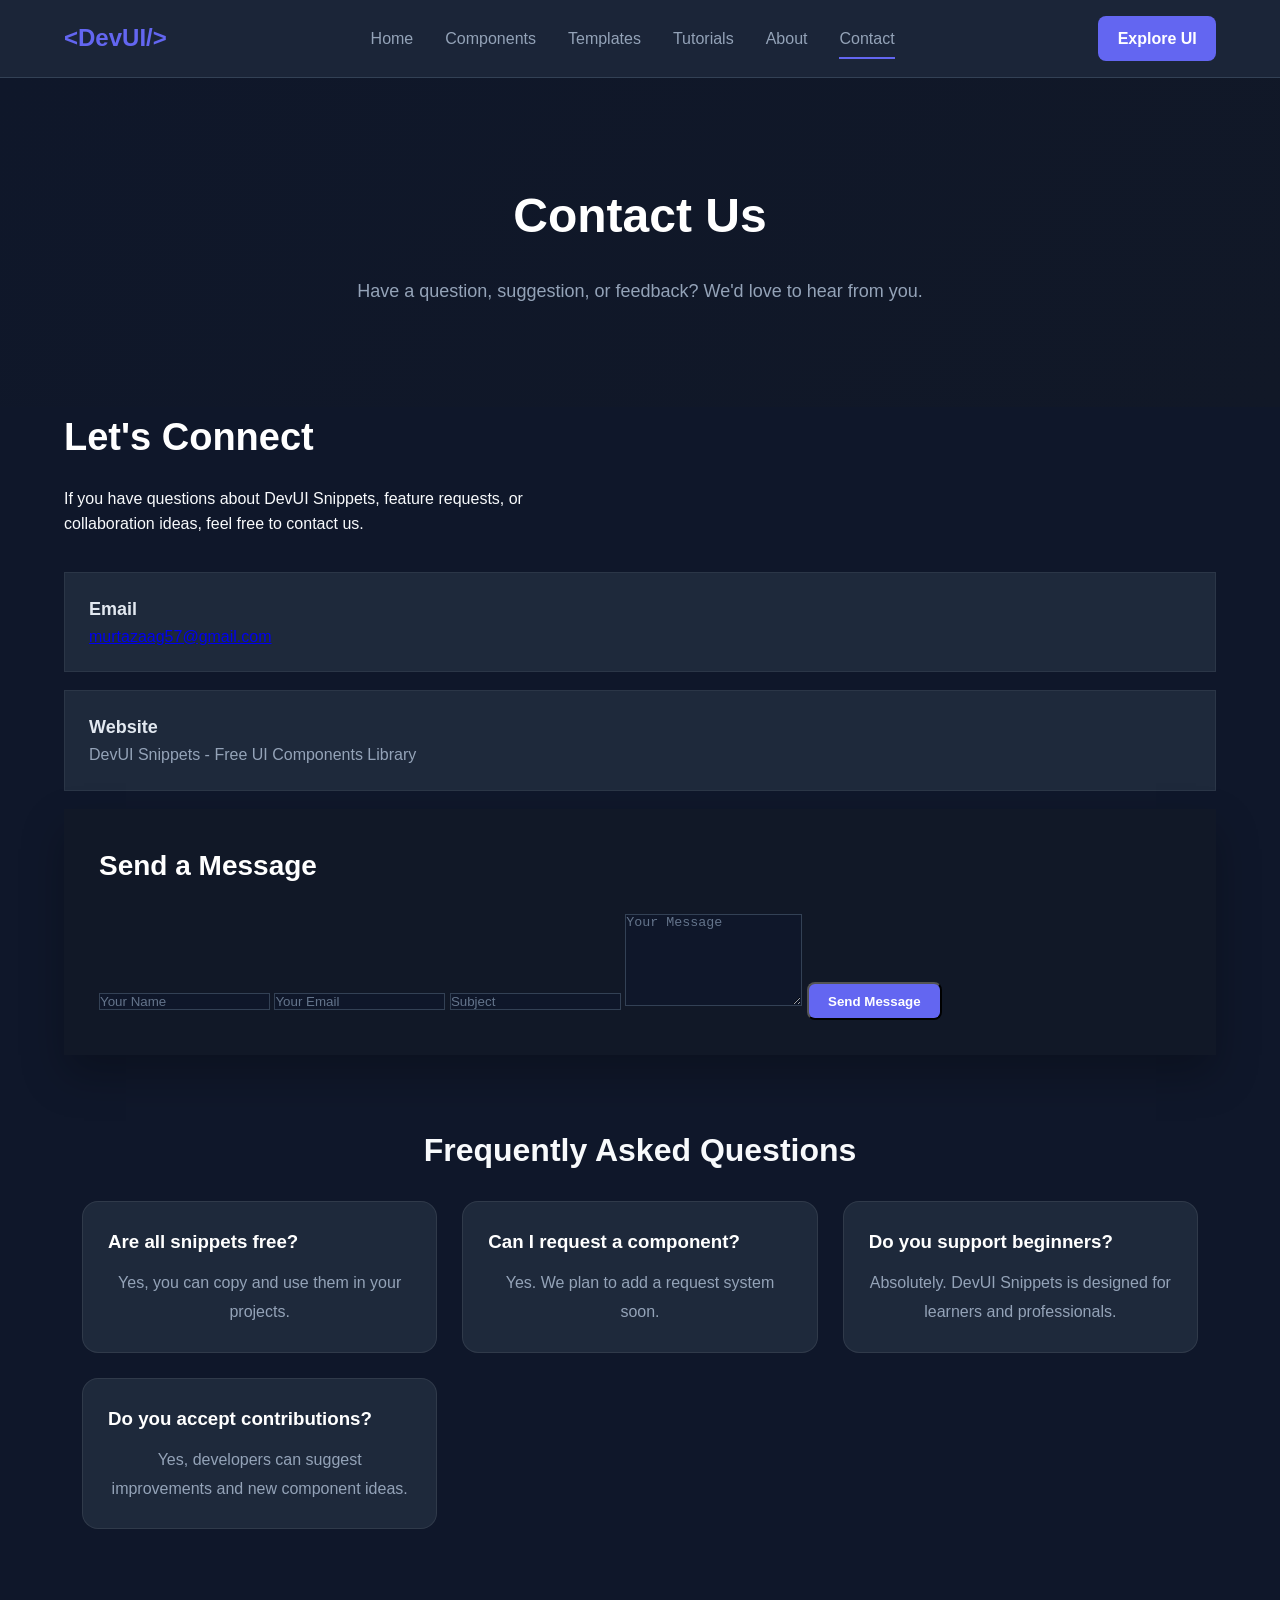
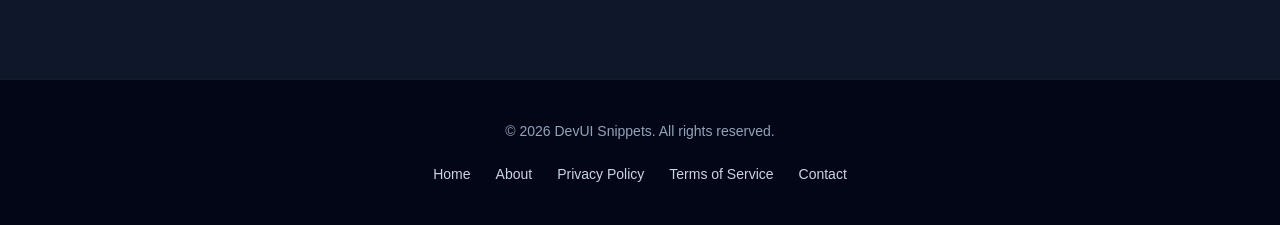
<file: contact.html>
<!DOCTYPE html>
<html lang="en">

<head>
    <meta charset="UTF-8">
    <meta name="viewport" content="width=device-width, initial-scale=1.0">

    <title>Contact - DevUI Snippets</title>

    <meta name="description"
          content="Contact DevUI Snippets for questions, suggestions or feedback regarding our free HTML, CSS and JavaScript UI components.">

    <meta name="keywords"
          content="Contact DevUI Snippets, Web Development, HTML CSS UI Components">
        <script async src="https://pagead2.googlesyndication.com/pagead/js/adsbygoogle.js?client=ca-pub-3074315065585890"
     crossorigin="anonymous"></script>
    <meta name="author" content="DevUI Snippets">
    <meta name="robots" content="index, follow">
    <!-- Open Graph -->
<meta property="og:type" content="website">
<meta property="og:title" content="Contact - DevUI Snippets">
<meta property="og:description" content="Contact DevUI Snippets for support and feedback.">
<meta property="og:image" content="https://mursah1236-design.github.io/devui-snippets/preview.png">
<meta property="og:url" content="https://mursah1236-design.github.io/devui-snippets/contact.html">

<!-- Twitter -->
<meta name="twitter:card" content="summary_large_image">
<meta name="twitter:title" content="Contact - DevUI Snippets">
<meta name="twitter:description" content="Get in touch with DevUI Snippets.">
<meta name="twitter:image" content="https://mursah1236-design.github.io/devui-snippets/preview.png">

    <link rel="icon" type="image/png" href="favicon.png">
    <link rel="stylesheet" href="style.css">
    <link rel="canonical" href="https://mursah1236-design.github.io/devui-snippets/contact.html">
    <!-- Google tag (gtag.js) -->
<script async src="https://www.googletagmanager.com/gtag/js?id=G-HLDNYVKNN7"></script>
<script>
  window.dataLayer = window.dataLayer || [];
  function gtag(){dataLayer.push(arguments);}
  gtag('js', new Date());

  gtag('config', 'G-HLDNYVKNN7');
</script>
</head>

<body>

<!-- =========================
     NAVBAR
========================= -->

<header class="navbar">

<div class="container nav-container">

<a href="index.html" class="logo">
&lt;DevUI/&gt;
</a>

<nav class="nav-menu">

<ul class="nav-links">

<li><a href="index.html">Home</a></li>
<li><a href="index.html#components">Components</a></li>
<li><a href="index.html#templates">Templates</a></li>
<li><a href="index.html#tutorials">Tutorials</a></li>
<li><a href="about.html">About</a></li>
<li><a href="contact.html" class="active">Contact</a></li>

</ul>

</nav>

<a href="index.html#components" class="btn-primary">
Explore UI
</a>

</div>

</header>



<!-- HERO -->

<section class="about-hero">

<div class="container">

<h1>Contact Us</h1>

<p>

Have a question, suggestion, or feedback?

We'd love to hear from you.

</p>

</div>

</section>



<!-- CONTACT SECTION -->

<section class="contact-section">

<div class="container contact-grid">

<!-- LEFT -->

<div class="contact-info">

<h2>Let's Connect</h2>

<p>

If you have questions about DevUI Snippets,
feature requests, or collaboration ideas,
feel free to contact us.

</p>

<div class="contact-card">

<h3>Email</h3>

<p>
<a href="mailto:murtazaag57@gmail.com">
murtazaag57@gmail.com
</a>
</p>

</div>

<div class="contact-card">

<h3>Website</h3>

<p>
DevUI Snippets - Free UI Components Library
</p>

</div>



<!-- RIGHT -->

<div class="contact-form-box">

<h2>Send a Message</h2>

<form>

<input
type="text"
placeholder="Your Name"
required>

<input
type="email"
placeholder="Your Email"
required>

<input
type="text"
placeholder="Subject">

<textarea
rows="6"
placeholder="Your Message"
required></textarea>

<button
type="submit"
class="btn-primary">

Send Message

</button>

</form>

</div>

</div>

</section>



<!-- FAQ -->

<section class="about-section">

<div class="container">

<h2>Frequently Asked Questions</h2>

<div class="feature-grid">

<div class="feature-card">

<h3>Are all snippets free?</h3>

<p>

Yes, you can copy and use them in your projects.

</p>

</div>

<div class="feature-card">

<h3>Can I request a component?</h3>

<p>

Yes. We plan to add a request system soon.

</p>

</div>

<div class="feature-card">

<h3>Do you support beginners?</h3>

<p>

Absolutely. DevUI Snippets is designed for learners and professionals.

</p>

</div>
<div class="feature-card">

<h3>Do you accept contributions?</h3>

<p>

Yes, developers can suggest improvements and new component ideas.

</p>

</div>


</div>

</div>

</section>



<!-- FOOTER -->

<footer class="main-footer">

<p>

© 2026 DevUI Snippets.
All rights reserved.

</p>

<div class="footer-links">

<a href="index.html">Home</a>
<a href="about.html">About</a>
<a href="privacy.html">Privacy Policy</a>
<a href="terms.html">Terms of Service</a>
<a href="contact.html">Contact</a>

</div>

</footer>

</body>

</html>
</file>
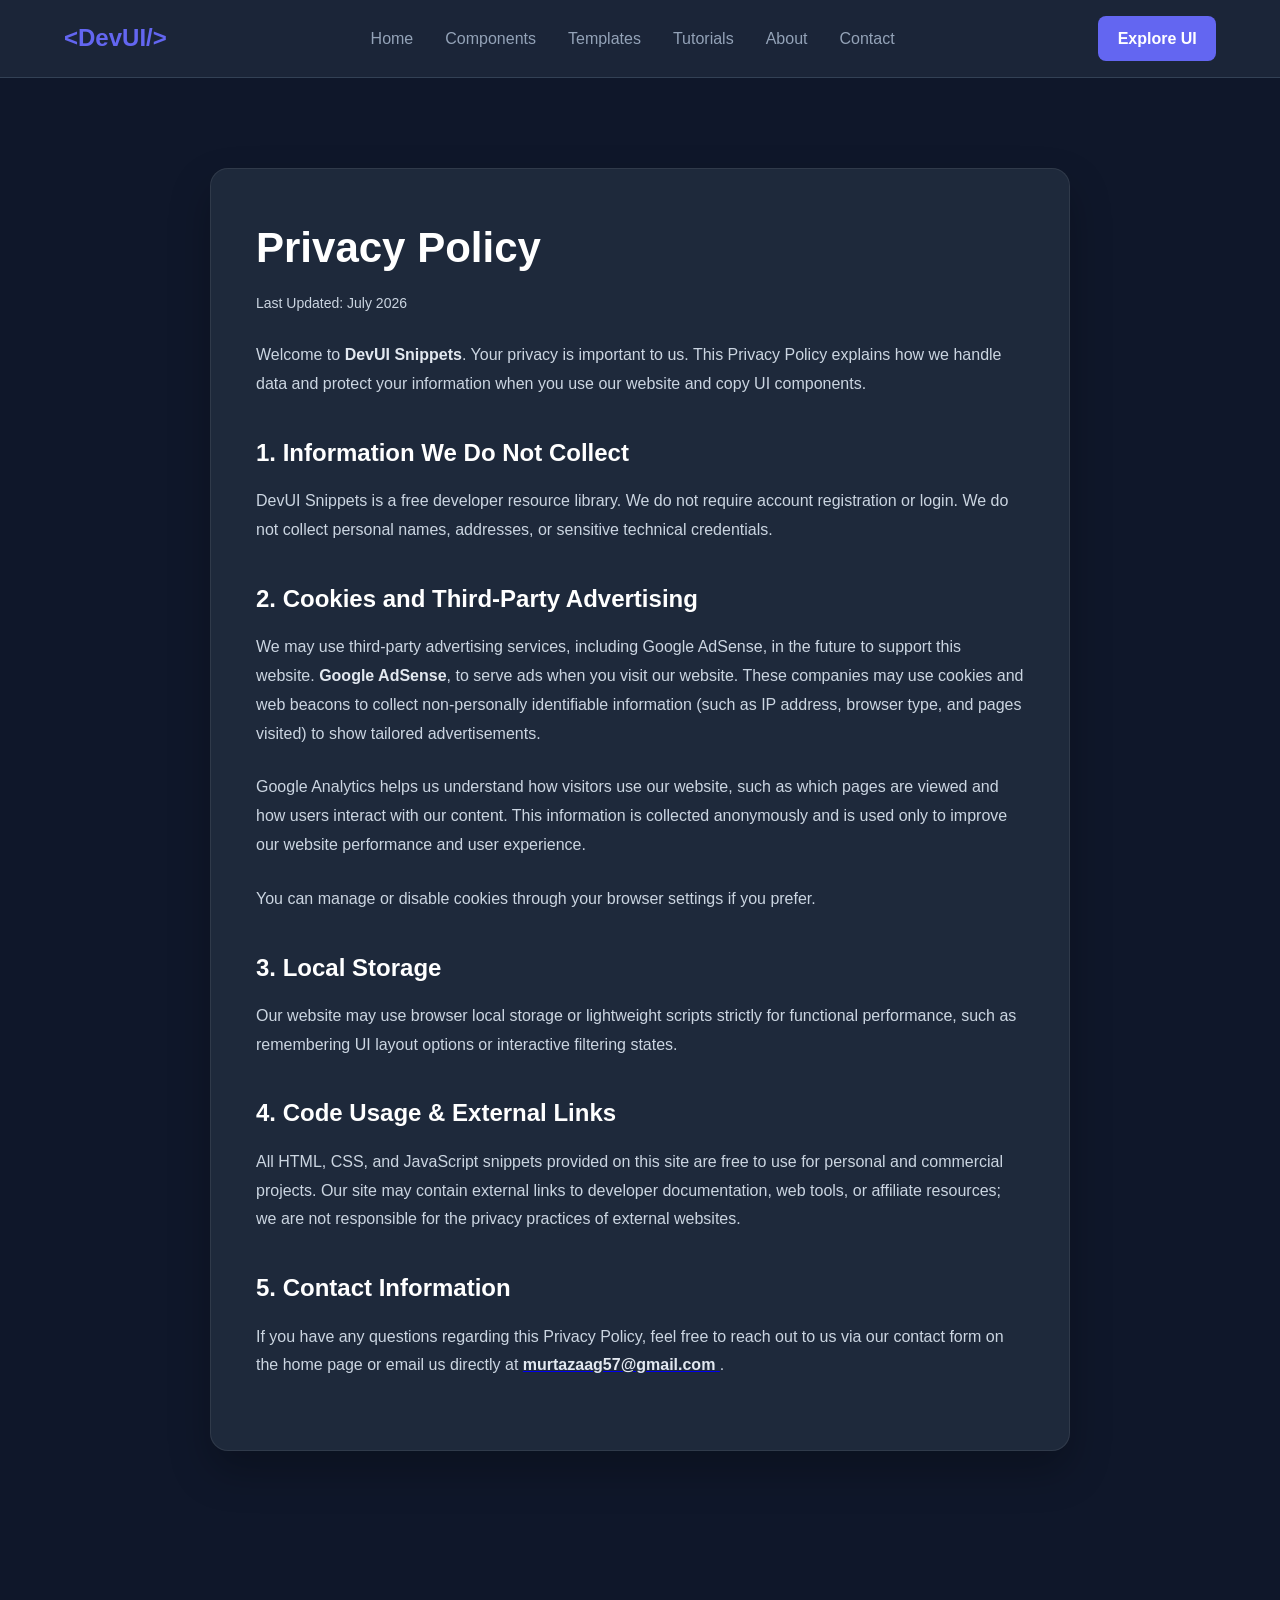
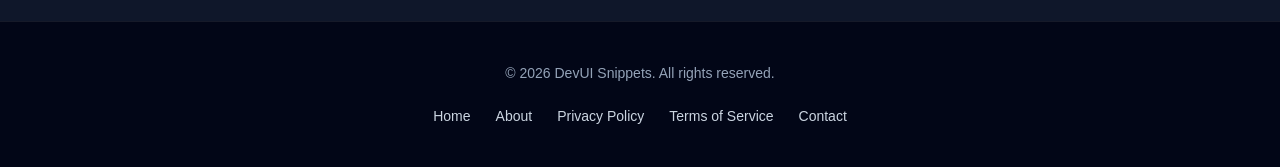
<file: privacy.html>
<!DOCTYPE html>
<html lang="en">
<head>
    <meta charset="UTF-8">
    <meta name="viewport" content="width=device-width, initial-scale=1.0">
        <script async src="https://pagead2.googlesyndication.com/pagead/js/adsbygoogle.js?client=ca-pub-3074315065585890"
     crossorigin="anonymous"></script>
    <title>Privacy Policy - DevUI Snippets</title>

    <meta name="description"
          content="Read the DevUI Snippets Privacy Policy to understand how we collect, use and protect your information.">

    <meta name="keywords"
          content="Privacy Policy, DevUI Snippets, HTML CSS UI Components">

    <meta name="author" content="DevUI Snippets">
    <meta name="robots" content="index, follow">
    <!-- Open Graph -->
<meta property="og:type" content="website">
<meta property="og:title" content="Privacy Policy - DevUI Snippets">
<meta property="og:description" content="Read the DevUI Snippets Privacy Policy.">
<meta property="og:image" content="https://mursah1236-design.github.io/devui-snippets/preview.png">
<meta property="og:url" content="https://mursah1236-design.github.io/devui-snippets/privacy.html">

<!-- Twitter -->
<meta name="twitter:card" content="summary_large_image">
<meta name="twitter:title" content="Privacy Policy - DevUI Snippets">
<meta name="twitter:description" content="Read our privacy policy.">
<meta name="twitter:image" content="https://mursah1236-design.github.io/devui-snippets/preview.png">

    <link rel="icon" type="image/png" href="favicon.png">
    <link rel="stylesheet" href="style.css">
    <link rel="canonical" href="https://mursah1236-design.github.io/devui-snippets/privacy.html">
    <!-- Google tag (gtag.js) -->
<script async src="https://www.googletagmanager.com/gtag/js?id=G-HLDNYVKNN7"></script>
<script>
  window.dataLayer = window.dataLayer || [];
  function gtag(){dataLayer.push(arguments);}
  gtag('js', new Date());

  gtag('config', 'G-HLDNYVKNN7');
</script>

</head>
<body>

    <!-- Header Navigation -->
     <header class="navbar">

<div class="container nav-container">


<a href="index.html" class="logo">
&lt;DevUI/&gt;
</a>



<nav>

<ul class="nav-links">

<li>
<a href="index.html">
Home
</a>
</li>
<li><a href="index.html#components">Components</a></li>
<li><a href="index.html#templates">Templates</a></li>
<li><a href="index.html#tutorials">Tutorials</a></li>

<!-- 
<li>
<a href="#components">
Components
</a>
</li>


<li>
<a href="#templates">
Templates
</a>
</li>


<li>
<a href="#tutorials">
Tutorials
</a>
</li> -->


<li>
<a href="about.html">
About
</a>
</li>


<li>
<a href="contact.html">
Contact
</a>
</li>


</ul>

</nav>



<a href="#components" class="btn-primary">
Explore UI
</a>


</div>

</header>
    <!-- <header class="main-header">
        <div class="logo">DevUI<span>Snippets</span></div>
        <nav>
            <a href="index.html">Home</a>
            <a href="about.html">About Us</a>
            <a href="privacy.html" class="active-link">Privacy Policy</a>
        </nav>
    </header> -->

    <!-- Policy Content Container -->
    <main class="page-container">
        <section class="content-card">
            <h1>Privacy Policy</h1>
            <p class="last-updated">Last Updated: July 2026</p>

            <p>Welcome to <strong>DevUI Snippets</strong>. Your privacy is important to us. This Privacy Policy explains how we handle data and protect your information when you use our website and copy UI components.</p>

            <h2>1. Information We Do Not Collect</h2>
            <p>DevUI Snippets is a free developer resource library. We do not require account registration or login. We do not collect personal names, addresses, or sensitive technical credentials.</p>

            <h2>2. Cookies and Third-Party Advertising</h2>
            <p>We may use third-party advertising services, including Google AdSense, in the future to support this website. <strong>Google AdSense</strong>, to serve ads when you visit our website. These companies may use cookies and web beacons to collect non-personally identifiable information (such as IP address, browser type, and pages visited) to show tailored advertisements.</p>
            <p>
Google Analytics helps us understand how visitors use our website, such as which
pages are viewed and how users interact with our content. This information is
collected anonymously and is used only to improve our website performance and
user experience.
</p>
<p>
You can manage or disable cookies through your browser settings if you prefer.
</p>

            <h2>3. Local Storage</h2>
            <p>Our website may use browser local storage or lightweight scripts strictly for functional performance, such as remembering UI layout options or interactive filtering states.</p>

            <h2>4. Code Usage & External Links</h2>
            <p>All HTML, CSS, and JavaScript snippets provided on this site are free to use for personal and commercial projects. Our site may contain external links to developer documentation, web tools, or affiliate resources; we are not responsible for the privacy practices of external websites.</p>

            <h2>5. Contact Information</h2>
            <p>If you have any questions regarding this Privacy Policy, feel free to reach out to us via our contact form on the home page or email us directly at <a href="mailto:murtazaag57@gmail.com">
            <strong>murtazaag57@gmail.com</strong>
            </a>.</p>
        </section>
    </main>

    <!-- Footer -->
    <footer class="main-footer">
        <p>&copy; 2026 DevUI Snippets. All rights reserved.</p>
        <div class="footer-links">
            <a href="index.html">Home</a>
            <a href="about.html">About</a>
            <a href="privacy.html">Privacy Policy</a>
            <a href="terms.html">Terms of Service</a>
            <a href="contact.html">Contact</a>
        </div>
    </footer>

</body>
</html>
</file>
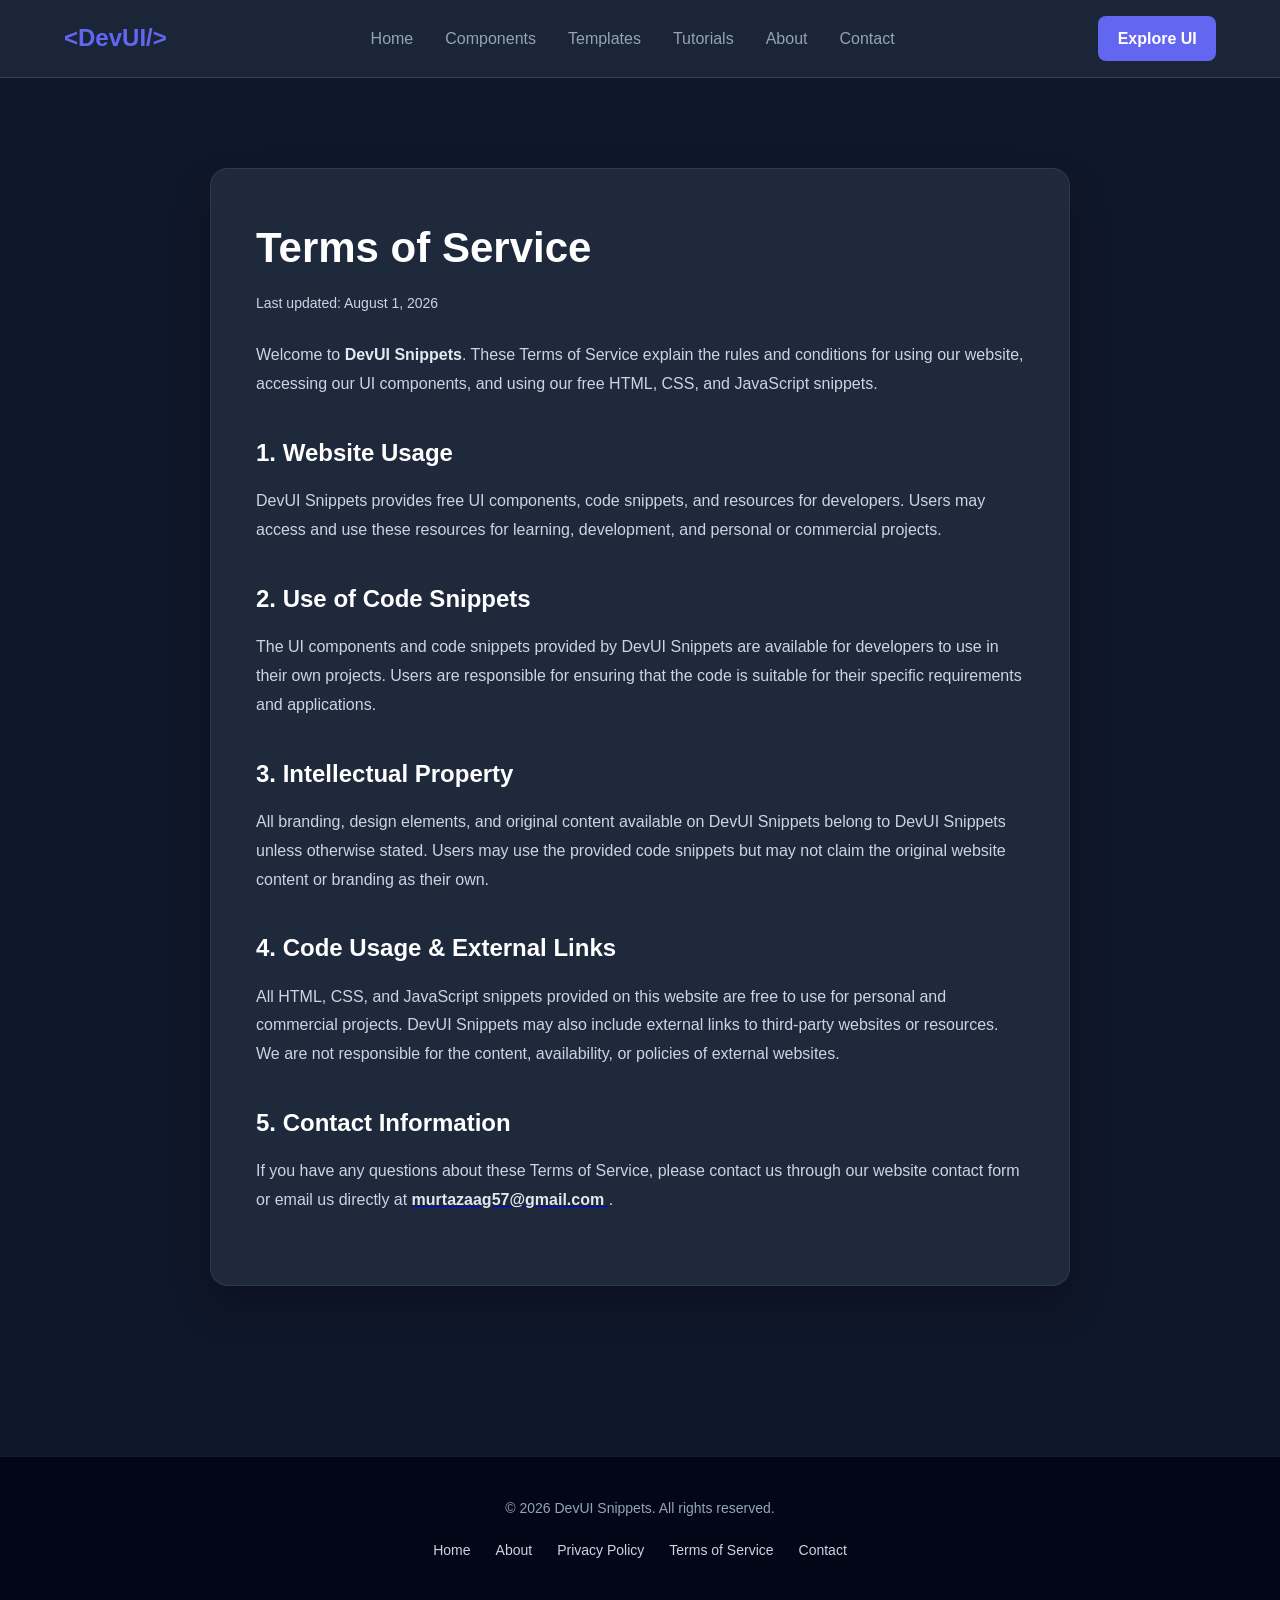
<file: terms.html>
<!DOCTYPE html>
<html lang="en">
<head>
    <meta charset="UTF-8">
    <meta name="viewport" content="width=device-width, initial-scale=1.0">

   <title>Terms of Service | DevUI Snippets</title>

    <meta name="description"
          content="Read the DevUI Snippets Terms of Service to understand the rules and guidelines for using our website and resources.">

    <meta name="keywords"
          content="Privacy Policy, DevUI Snippets, HTML CSS UI Components">

    <meta name="author" content="DevUI Snippets">
    <meta name="robots" content="index, follow">
    <!-- Open Graph -->
<meta property="og:type" content="website">
<meta property="og:title" content="Privacy Policy - DevUI Snippets">
<meta property="og:description" content="Read the DevUI Snippets Privacy Policy.">
<meta property="og:image" content="https://mursah1236-design.github.io/devui-snippets/preview.png">
<meta property="og:url" content="https://mursah1236-design.github.io/devui-snippets/privacy.html">

<!-- Twitter -->
<meta name="twitter:card" content="summary_large_image">
<meta name="twitter:title" content="Privacy Policy - DevUI Snippets">
<meta name="twitter:description" content="Read our privacy policy.">
<meta name="twitter:image" content="https://mursah1236-design.github.io/devui-snippets/preview.png">

    <link rel="icon" type="image/png" href="favicon.png">
    <link rel="stylesheet" href="style.css">
    <link rel="canonical" href="https://mursah1236-design.github.io/devui-snippets/terms.html">
    <!-- Google tag (gtag.js) -->
<script async src="https://www.googletagmanager.com/gtag/js?id=G-HLDNYVKNN7"></script>
<script>
  window.dataLayer = window.dataLayer || [];
  function gtag(){dataLayer.push(arguments);}
  gtag('js', new Date());

  gtag('config', 'G-HLDNYVKNN7');
</script>

</head>
<body>

    <!-- Header Navigation -->
     <header class="navbar">

<div class="container nav-container">


<a href="index.html" class="logo">
&lt;DevUI/&gt;
</a>



<nav>

<ul class="nav-links">

<li>
<a href="index.html">
Home
</a>
</li>
<li><a href="index.html#components">Components</a></li>
<li><a href="index.html#templates">Templates</a></li>
<li><a href="index.html#tutorials">Tutorials</a></li>

<!-- 
<li>
<a href="#components">
Components
</a>
</li>


<li>
<a href="#templates">
Templates
</a>
</li>


<li>
<a href="#tutorials">
Tutorials
</a>
</li> -->


<li>
<a href="about.html">
About
</a>
</li>


<li>
<a href="contact.html">
Contact
</a>
</li>


</ul>

</nav>



<a href="#components" class="btn-primary">
Explore UI
</a>


</div>

</header>
    <!-- <header class="main-header">
        <div class="logo">DevUI<span>Snippets</span></div>
        <nav>
            <a href="index.html">Home</a>
            <a href="about.html">About Us</a>
            <a href="privacy.html" class="active-link">Privacy Policy</a>
        </nav>
    </header> -->

    <!-- Policy Content Container -->
    <main class="page-container">
        <section class="content-card">
           <h1>Terms of Service</h1>
            <p class="last-updated">Last updated: August 1, 2026</p>

          <p>
Welcome to <strong>DevUI Snippets</strong>. These Terms of Service explain the rules and conditions for using our website, accessing our UI components, and using our free HTML, CSS, and JavaScript snippets.
</p>
            <h2>1. Website Usage</h2>

<p>
DevUI Snippets provides free UI components, code snippets, and resources for developers. Users may access and use these resources for learning, development, and personal or commercial projects.
</p>

            <h2>2. Use of Code Snippets</h2>

<p>
The UI components and code snippets provided by DevUI Snippets are available for developers to use in their own projects. Users are responsible for ensuring that the code is suitable for their specific requirements and applications.
</p>
           <h2>3. Intellectual Property</h2>

<p>
All branding, design elements, and original content available on DevUI Snippets belong to DevUI Snippets unless otherwise stated. Users may use the provided code snippets but may not claim the original website content or branding as their own.
</p>
            <h2>4. Code Usage & External Links</h2>
            <p>All HTML, CSS, and JavaScript snippets provided on this website are free to use for personal and commercial projects. DevUI Snippets may also include external links to third-party websites or resources. We are not responsible for the content, availability, or policies of external websites.</p>

            <h2>5. Contact Information</h2>
            <p>If you have any questions about these Terms of Service, please contact us through our website contact form or email us directly at  <a href="mailto:murtazaag57@gmail.com">
            <strong>murtazaag57@gmail.com</strong>
            </a>.</p>
        </section>
    </main>

    <!-- Footer -->
    <footer class="main-footer">
        <p>&copy; 2026 DevUI Snippets. All rights reserved.</p>
        <div class="footer-links">
            <a href="index.html">Home</a>
            <a href="about.html">About</a>
            <a href="privacy.html">Privacy Policy</a>
            <a href="terms.html">Terms of Service</a>
            <a href="contact.html">Contact</a>
        </div>
    </footer>

</body>
</html>
</file>
<file: style.css>
/* ==========================================
   DEVUI SNIPPETS
   CLEAN DEBUG CSS
========================================== */


/* ==========================
   VARIABLES
========================== */

:root {

    --primary-color:#6366f1;
    --primary-hover:#4f46e5;

    --bg-dark:#0f172a;
    --card-bg:#1e293b;

    --text-main:#f8fafc;
    --text-muted:#94a3b8;

    --border-color:#334155;

    --accent-color:#22c55e;

    --font-family:
    'Segoe UI',
    Tahoma,
    Geneva,
    Verdana,
    sans-serif;

}





/* ==========================
   RESET
========================== */


* {

    margin:0;
    padding:0;
    box-sizing:border-box;

}



html {

    scroll-behavior:smooth;

}



body {

    font-family:var(--font-family);

    background:var(--bg-dark);

    color:var(--text-main);

    line-height:1.6;

}



img {

    max-width:100%;

}




.container {

    width:90%;

    max-width:1200px;

    margin:auto;

}







/* ==========================
   NAVBAR
========================== */


.navbar {


    position:sticky;

    top:0;

    z-index:1000;


    background:
    rgba(30,41,59,.85);


    backdrop-filter:blur(10px);


    border-bottom:
    1px solid var(--border-color);


    padding:1rem 0;


}




.nav-container {


    display:flex;

    justify-content:space-between;

    align-items:center;


}





.logo {


    color:var(--primary-color);

    font-size:1.5rem;

    font-weight:700;

    text-decoration:none;


}





.nav-links {


    display:flex;

    gap:2rem;

    list-style:none;


}





.nav-links a {


    color:var(--text-muted);

    text-decoration:none;

    transition:.3s;


}



.nav-links a:hover {


    color:white;


}






.btn-primary {


    background:var(--primary-color);

    color:white;


    padding:.6rem 1.2rem;


    border-radius:8px;


    text-decoration:none;


    font-weight:600;


    transition:.3s;


}



.btn-primary:hover {


    background:var(--primary-hover);


}








/* ==========================
   HERO
========================== */


.hero {


    padding:4rem 0 2rem;

    text-align:center;


}



.hero-content h1 {


    font-size:2.5rem;

    margin-bottom:1rem;


}



.hero-content p {


    color:var(--text-muted);

    max-width:650px;

    margin:auto;

    font-size:1.1rem;


}








/* ==========================
   ADSENSE AREA
========================== */


.ad-banner {


    margin:2rem auto;


}



.ad-placeholder {


    background:var(--card-bg);


    border:
    1px dashed var(--border-color);


    color:var(--text-muted);


    padding:1.5rem;


    text-align:center;


    border-radius:10px;


}








/* ==========================
   FILTER BUTTONS
========================== */


.category-filter {


    display:flex;

    gap:1rem;


    flex-wrap:wrap;


    margin-bottom:2rem;


}




.filter-btn {


    background:var(--card-bg);


    color:var(--text-muted);


    border:
    1px solid var(--border-color);


    padding:.5rem 1rem;


    border-radius:8px;


    cursor:pointer;


    transition:.3s;


}



.filter-btn:hover,
.filter-btn.active {


    background:var(--primary-color);

    color:white;

    border-color:var(--primary-color);


}









/* ==========================
   GRID
========================== */


.grid-container {


    display:grid;


    grid-template-columns:

    repeat(
    auto-fit,
    minmax(300px,1fr)
    );


    gap:1.8rem;


    margin-bottom:4rem;


}








/* ==========================
   CARD
========================== */


.snippet-card {


    background:var(--card-bg);


    border:
    1px solid var(--border-color);


    border-radius:14px;


    padding:1.5rem;


    display:flex;


    flex-direction:column;


    justify-content:space-between;


    transition:.3s;


}



.snippet-card:hover {


    transform:translateY(-6px);


    box-shadow:

    0 15px 30px rgba(0,0,0,.3);


}






.card-header {


    display:flex;

    justify-content:space-between;

    align-items:center;


    gap:10px;


    margin-bottom:1rem;


}



.card-header h3 {


    font-size:1.1rem;


}






.badge {


    background:
    rgba(34,197,94,.15);


    color:#22c55e;


    padding:.2rem .6rem;


    border-radius:20px;


    font-size:.75rem;


    font-weight:600;


}







/* ==========================
   PREVIEW BOX
========================== */


.card-preview {


    height:120px;


    background:var(--bg-dark);


    border:
    1px solid var(--border-color);


    border-radius:10px;


    display:flex;


    align-items:center;


    justify-content:center;


    margin-bottom:1.2rem;


    overflow:hidden;


}






/* ==========================
   BUTTON AREA
========================== */


.card-actions {


    display:flex;


    gap:.8rem;


}



.btn-secondary,
.btn-code {


    width:50%;


    padding:.55rem 1rem;


    border-radius:8px;


    cursor:pointer;


    font-weight:600;


}



.btn-secondary {


    background:transparent;


    color:white;


    border:
    1px solid var(--border-color);


}



.btn-secondary:hover {


    background:var(--border-color);


}



.btn-code {


    background:var(--primary-color);


    color:white;


    border:none;


}


.btn-code:hover {


    background:var(--primary-hover);


}



.btn-code.copied {


    background:#22c55e;


}

/* ==========================================
   COMPONENT SNIPPET STYLES
   PART B
========================================== */





/* ==========================
   CARD 1
   NAVBAR SNIPPET
========================== */


.dev-header {

    width:100%;

    background:#0f172a;

    border-bottom:
    1px solid #1e293b;

}



.dev-nav-container {


    display:flex;

    align-items:center;

    justify-content:space-between;


    padding:.8rem 1rem;


}



.dev-logo {


    color:white;

    text-decoration:none;

    font-weight:700;

    font-size:1.2rem;


}



.dev-logo span {


    color:#6366f1;


}



.dev-nav-list {


    display:flex;

    gap:1rem;

    list-style:none;


}



.dev-nav-link {


    color:#94a3b8;

    text-decoration:none;

    font-size:.8rem;


}



.dev-nav-link:hover,
.dev-nav-link.active {


    color:#818cf8;


}








/* ==========================
   CARD 2
   PRICING TABLE
========================== */



.mini-pricing-preview {


    background:#0f172a;


    border:
    1px solid #6366f1;


    border-radius:10px;


    padding:1rem 1.5rem;


    text-align:center;


    position:relative;


}




.mini-tag {


    position:absolute;


    top:-10px;


    right:10px;


    background: var(--primary-color)#6366f1;


    color:white;


    font-size:.6rem;


    padding:3px 7px;


    border-radius:20px;


}



.mini-price {


    color:white;


    font-size:1.2rem;


    font-weight:700;


}



.mini-price span {


    color:#94a3b8;


    font-size:.7rem;


}



.mini-btn-fake {


    margin-top:8px;


    background: var(--primary-color);


    color:white;


    padding:4px 10px;


    border-radius:5px;


    font-size:.7rem;


}






.dev-pricing-card {


    background:#1e293b;


    border:
    1px solid #334155;


    border-radius:16px;


    padding:2rem;


    text-align:center;


    max-width:320px;


    color:white;


}



.dev-pricing-badge {


    background: var(--primary-color);


    color:white;


    padding:.3rem 1rem;


    border-radius:20px;


    font-size:.75rem;


}






.dev-pricing-amount {


    font-size:2.5rem;


    font-weight:800;


    margin:1rem 0;


}



.dev-pricing-amount span {


    font-size:1rem;

    color:#94a3b8;


}






/* ==========================
   CARD 3
   GLASS BUTTON
========================== */


.mini-glass-preview {


    width:100%;

    height:100%;


    display:flex;


    justify-content:center;


    align-items:center;


    background:

    linear-gradient(
    135deg,
    #4f46e5,
    #ec4899
    );


}



.mini-glass-btn {


    background:

    rgba(255,255,255,.15);


    backdrop-filter:blur(8px);


    border:
    1px solid rgba(255,255,255,.3);


    color:white;


    padding:.5rem 1rem;


    border-radius:8px;


    cursor:pointer;


}



.mini-glass-btn:hover {


    background:

    rgba(255,255,255,.3);


}





.dev-glass-btn {


    background:

    rgba(255,255,255,.1);


    backdrop-filter:blur(12px);


    border:
    1px solid rgba(255,255,255,.2);


    color:white;


    padding:.8rem 1.8rem;


    border-radius:12px;


    cursor:pointer;


    font-weight:600;


}






/* ==========================
   CARD 4
   CONTACT FORM
========================== */



.mini-form-preview {


    width:90%;


    background:#0f172a;


    padding:.8rem;


    border-radius:8px;


    display:flex;


    flex-direction:column;


    gap:.5rem;


}



.mini-input {


    background:#1e293b;


    border:
    1px solid #334155;


    padding:.4rem;


    border-radius:5px;


    color:white;


}



.mini-form-btn {


    background: var(--primary-color);


    color:white;


    border:none;


    padding:.4rem;


    border-radius:5px;


}





.dev-form-container {


    background:#1e293b;


    border:
    1px solid #334155;


    padding:2rem;


    border-radius:16px;


    max-width:480px;


}




.dev-form-submit {


    width:100%;


    background: var(--primary-color);


    color:white;


    border:none;


    padding:.8rem;


    border-radius:8px;


}







/* ==========================
   CARD 5
   TOGGLE SWITCH
========================== */



.mini-toggle-preview {


    display:flex;


    justify-content:center;


}



.mini-switch {


    position:relative;


    width:45px;


    height:24px;


}



.mini-switch input {


    opacity:0;


}



.mini-slider {


    position:absolute;


    inset:0;


    background: var(--primary-color);


    border-radius:30px;


}


.mini-slider:before {

    content:"";

    position:absolute;

    width:18px;

    height:18px;

    background:white;

    border-radius:50%;

    left:3px;

    bottom:3px;

    transition:0.3s;

}
.mini-switch input:checked + .mini-slider:before {

    transform:translateX(20px);

}


.mini-switch input:checked + .mini-slider {

    background: var(--primary-color);

}


.mini-switch input:not(:checked) + .mini-slider {

    background:#334155;

}





.dev-switch {


    position:relative;


    width:55px;


    height:30px;


    display:inline-block;


}



.dev-switch input {


    opacity:0;


}



.dev-slider {


    position:absolute;


    inset:0;


    background:#334155;


    border-radius:30px;


}



.dev-slider:before {


    content:"";


    position:absolute;


    width:22px;


    height:22px;


    left:4px;


    bottom:4px;


    background:white;


    border-radius:50%;


}



.dev-switch input:checked + .dev-slider {


    background: var(--primary-color);


}



.dev-switch input:checked + .dev-slider:before {


    transform:translateX(25px);


}

/* ==========================================
   COMPONENT SNIPPET STYLES
   PART C
========================================== */



/* ==========================
   CARD 6
   SEARCH BAR
========================== */


.mini-search-preview {

    display:flex;

    align-items:center;

    width:90%;

    background:

    rgba(255,255,255,.08);


    border:

    1px solid rgba(255,255,255,.2);


    border-radius:30px;


    padding:5px 10px;


}



.mini-search-preview input {


    width:100%;

    background:transparent;

    border:none;

    outline:none;

    color:white;


}



.mini-search-preview button {


    background:none;

    border:none;

}



.dev-search-box {


    display:flex;

    align-items:center;


    background:

    rgba(255,255,255,.08);


    border:

    1px solid rgba(255,255,255,.15);


    border-radius:50px;


    padding:6px;


    max-width:420px;


}



.dev-search-input {


    flex:1;

    background:transparent;

    border:none;

    outline:none;

    color:white;

    padding-left:15px;


}



.dev-search-btn {


    background: var(--primary-color);


    color:white;


    border:none;


    padding:10px 20px;


    border-radius:30px;


}






/* ==========================
   CARD 7
   ACCORDION
========================== */



.mini-accordion-preview {


    width:90%;


}



.mini-acc-item {


    background:#1e293b;


    border:

    1px solid #334155;


    padding:8px 12px;


    border-radius:8px;


    display:flex;


    justify-content:space-between;


    color:#cbd5e1;


    font-size:.75rem;


}



.dev-accordion-item {


    background:#1e293b;


    border:

    1px solid #334155;


    border-radius:10px;


    padding:1rem;


    color:white;


}



.dev-accordion-title {


    display:flex;


    justify-content:space-between;


    cursor:pointer;


}



.dev-accordion-content {


    color:#94a3b8;


    margin-top:.8rem;


}







/* ==========================
   CARD 8
   SOCIAL SHARE
========================== */


.mini-social-preview {


    display:flex;

    gap:8px;


}



.mini-soc-btn {


    width:25px;


    height:25px;


    border-radius:5px;


    display:flex;


    align-items:center;


    justify-content:center;


    color:white;


    font-size:.7rem;


    font-weight:bold;


}



.mini-soc-btn.fb {


    background:#1877f2;


}



.mini-soc-btn.tw {


    background:#000;


}



.mini-soc-btn.in {


    background:#0a66c2;


}





.dev-social-group {


    display:flex;

    gap:10px;


}



.dev-soc-btn {


    color:white;

    text-decoration:none;


    padding:.6rem 1rem;


    border-radius:8px;


}



.dev-soc-fb {


    background:#1877f2;


}



.dev-soc-tw {


    background:#000;


}



.dev-soc-in {


    background:#0a66c2;


}







/* ==========================
   CARD 9
   ALERT
========================== */



.mini-alert-preview {


    background:

    rgba(34,197,94,.15);


    border:

    1px solid #22c55e;


    color:#4ade80;


    padding:8px 12px;


    border-radius:8px;


    font-size:.75rem;


}



.dev-alert-success {


    background:

    rgba(34,197,94,.1);


    border-left:

    4px solid #22c55e;


    color:#4ade80;


    padding:1rem;


    border-radius:8px;


}








/* ==========================
   CARD 10
   PROFILE
========================== */



.mini-profile-preview {


    display:flex;


    align-items:center;


    gap:10px;


}



.mini-avatar {


    width:30px;


    height:30px;


    border-radius:50%;


    background: var(--primary-color);


}



.mini-name {


    color:white;

    font-size:.8rem;


}



.dev-profile-card {


    background:

    rgba(255,255,255,.05);


    border:

    1px solid rgba(255,255,255,.15);


    padding:1.5rem;


    border-radius:16px;


    text-align:center;


}



.dev-profile-avatar {


    width:70px;


    height:70px;


    margin:auto;


    border-radius:50%;


    background: var(--primary-color);


}









/* ==========================
   CARD 11
   FOOTER
========================== */



.mini-footer-preview {


    width:100%;


    background:#0f172a;


    border-top:

    1px solid #334155;


    padding:10px;


    text-align:center;


    color:#94a3b8;


    font-size:.7rem;


}



.dev-footer {


    background:#020617;


    border-top:

    1px solid #334155;


    padding:2rem;


    text-align:center;


    color:#94a3b8;


}







/* ==========================
   CARD 12
   SPINNER
========================== */



.mini-spinner {


    width:25px;


    height:25px;


    border:

    3px solid rgba(255,255,255,.1);


    border-top:

    3px solid #6366f1;


    border-radius:50%;


    animation:spin .8s linear infinite;


}



.dev-spinner {


    width:45px;


    height:45px;


    border:

    4px solid rgba(255,255,255,.1);


    border-top:

    4px solid #6366f1;


    border-radius:50%;


    animation:spin .8s linear infinite;


}



@keyframes spin {


    from{

        transform:rotate(0);

    }


    to{

        transform:rotate(360deg);

    }


}








/* ==========================
   CARD 13-16
========================== */


.mini-tabs-preview {


    display:flex;


    gap:5px;


    background:#0f172a;


    padding:5px;


    border-radius:8px;


}



.mini-tab {


    padding:4px 10px;


    font-size:.7rem;


    color:#94a3b8;


}



.mini-tab.active {


    background:#6366f1;


    color:white;


}





.mini-crumb-preview {


    color:#94a3b8;


}



.mini-crumb-preview span {


    color:#6366f1;


}



.mini-stat-num {


    font-weight:bold;


    color:white;


}



.mini-stat-growth {


    color:#22c55e;


    font-size:.7rem;


}



.mini-backtop-preview {


    width:30px;


    height:30px;


    background: var(--primary-color);


    color:white;


    border-radius:50%;


    display:flex;


    justify-content:center;


    align-items:center;


}








/* ==========================
   MAIN FOOTER FIX
========================== */





/* .footer-links {


    margin-top:1rem;


    display:flex;


    justify-content:center;


    gap:1.5rem;


} */



.footer-links a {


    color:var(--text-muted);


    text-decoration:none;


}



.footer-links a:hover {


    color:white;


}








/* ==========================
   RESPONSIVE
========================== */


@media(max-width:768px){



.nav-links {


    display:none;


}



.hero-content h1 {


    font-size:1.8rem;


}



.nav-container {


    flex-wrap:wrap;


    gap:1rem;


}



.card-actions {


    flex-direction:column;


}



.btn-secondary,
.btn-code {


    width:100%;


}



.grid-container {


    grid-template-columns:1fr;


}



.footer-links {


    flex-direction:column;


    gap:.7rem;


}



}
/* DEMO MODAL */

.demo-modal{

position:fixed;

inset:0;

background:rgba(0,0,0,.7);

display:none;

align-items:center;

justify-content:center;

z-index:9999;

}


.demo-modal.show{

display:flex;

}


.demo-content{

background:#1e293b;

padding:2rem;

border-radius:15px;

width:90%;

max-width:600px;

position:relative;

color:white;

}


.close-demo{

position:absolute;

right:15px;

top:10px;

background:none;

border:none;

color:white;

font-size:25px;

cursor:pointer;

}


.demo-preview-box{

    margin-top:1rem;

    background:#0f172a;

    padding:1rem;

    border-radius:10px;

    display:flex;

    justify-content:center;

    align-items:center;

    min-height:300px;

}
/* =================================
   EXTRA SECTIONS
================================= */


.extra-section{

margin:4rem auto;

background:var(--card-bg);

border:1px solid var(--border-color);

border-radius:12px;

padding:2rem;

text-align:center;

}


.extra-section h2{

color:var(--text-main);

margin-bottom:1rem;

}


.extra-section p{

color:var(--text-muted);

}
/* ==========================
   PROFESSIONAL NAVBAR
========================== */

.menu-toggle{

display:none;

background:none;

border:none;

font-size:28px;

color:white;

cursor:pointer;

}

.nav-menu{

display:flex;

}

.nav-links a{

position:relative;

padding:6px 0;

}

.nav-links a::after{

content:"";

position:absolute;

left:0;

bottom:-6px;

width:0;

height:2px;

background: var(--primary-color);

transition:.3s;

}

.nav-links a:hover::after,

.nav-links a.active::after{

width:100%;

}

@media(max-width:768px){

.menu-toggle{

display:block;

}

.nav-menu{

display:none;

width:100%;

}

.nav-menu.active{

display:block;

margin-top:15px;

}

.nav-links{

flex-direction:column;

gap:18px;

}

/* .nav-actions{

margin-left:auto;

} */

}
/* ==========================================
   ABOUT PAGE
========================================== */

/* HERO */



.about-hero h1{

font-size:3rem;

margin-bottom:20px;

color:#fff;

}

.about-hero p{

max-width:700px;

margin:auto;

font-size:1.15rem;

color:#e2e8f0;

line-height:1.8;

}


/* MAIN SECTION */




/* FEATURE SECTION */




/* GRID */

.feature-grid{

display:grid;

grid-template-columns:
repeat(auto-fit,minmax(280px,1fr));

gap:25px;

}


/* CARD */

.feature-card{

background:var(--card-bg);

border:1px solid var(--border-color);

border-radius:16px;

padding:30px;

transition:.35s;

}

.feature-card:hover{

transform:translateY(-10px);

border-color:var(--primary-color);

box-shadow:
0 18px 35px rgba(99,102,241,.25);

}

.feature-card h3{

margin-bottom:15px;

color:white;

}

.feature-card p{

color:var(--text-muted);

line-height:1.8;

}


/* ROADMAP */

.roadmap-list{

list-style:none;

max-width:650px;

margin:40px auto 0;

}

.roadmap-list li{

background:var(--card-bg);

border:1px solid var(--border-color);

padding:16px 20px;

margin-bottom:15px;

border-radius:12px;

transition:.3s;

}

.roadmap-list li:hover{

transform:translateX(10px);

border-color:var(--primary-color);

}


/* CTA */



/* RESPONSIVE */



/* =====================================
   CONTACT PAGE POLISH
===================================== */


/* SECTION SPACING */




/* CONTACT INFO */

.contact-info h2 {

    font-size:38px;

    margin-bottom:18px;

    color:white;

}


.contact-info > p {

    max-width:480px;

    margin-bottom:35px;

}



/* CONTACT CARDS */

.contact-card {

    padding:22px 24px;

    margin-bottom:18px;

    background:#1e293b;

    border:1px solid rgba(255,255,255,0.06);

    transition:0.3s ease;

}


.contact-card:hover {

    transform:translateY(-4px);

    border-color:var(--primary-color);

}



.contact-card h3 {

    color:#e2e8f0;

    font-size:18px;

}



.contact-card p {

    color:#94a3b8;

}



/* FORM BOX */

.contact-form-box {

    padding:35px;

    background:#111827;

    box-shadow:0 20px 40px rgba(0,0,0,0.25);

}



/* FORM TITLE */

.contact-form-box h2 {

    font-size:28px;

    margin-bottom:25px;

}



/* INPUTS */

.contact-form-box input,
.contact-form-box textarea {

    background:#0f172a;

    border:1px solid #334155;

    transition:0.3s ease;

}



.contact-form-box input::placeholder,
.contact-form-box textarea::placeholder {

    color:#64748b;

}



.contact-form-box input:focus,
.contact-form-box textarea:focus {

    border-color:var(--primary-color);

    box-shadow:0 0 0 3px rgba(99,102,241,0.15);

}



/* BUTTON */

.contact-form-box button {

    margin-top:5px;

}



/* MOBILE */

@media(max-width:768px){





.contact-form-box {

    padding:25px;

}


}
/* =====================================
   FOOTER
===================================== */


.main-footer {

    margin-top:80px;

    padding:40px 20px;

    background:#020617;

    border-top:1px solid rgba(255,255,255,0.08);

    text-align:center;

}



/* FOOTER TEXT */

.main-footer p {

    color:#94a3b8;

    margin-bottom:20px;

    font-size:14px;

}



/* FOOTER LINKS */

.footer-links {

    display:flex;

    justify-content:center;

    flex-wrap:wrap;

    gap:25px;

}



.footer-links a {

    color:#cbd5e1;

    text-decoration:none;

    font-size:14px;

    transition:0.3s ease;

}



.footer-links a:hover {

    color:var(--primary-color);

}



/* MOBILE */

@media(max-width:600px){


.footer-links {

    gap:15px;

    flex-direction:column;

}


}
/* =====================================
   PRIVACY POLICY PAGE
===================================== */


/* MAIN CONTAINER */

.page-container {

    max-width:900px;

    margin:0 auto;

    padding:90px 20px;

}



/* CONTENT CARD */

.content-card {

    background:var(--card-bg);

    padding:45px;

    border-radius:18px;

    border:1px solid rgba(255,255,255,0.08);

    box-shadow:0 20px 40px rgba(0,0,0,0.25);

}



/* MAIN TITLE */

.content-card h1 {

    font-size:42px;

    margin-bottom:10px;

    color:white;

}



/* UPDATE DATE */

.last-updated {

    color:#94a3b8;

    font-size:14px;

    margin-bottom:35px;

}



/* PARAGRAPHS */

.content-card p {

    color:#cbd5e1;

    line-height:1.8;

    margin-bottom:25px;

}



/* HEADINGS */

.content-card h2 {

    margin-top:35px;

    margin-bottom:15px;

    font-size:24px;

    color:white;

}



/* STRONG TEXT */

.content-card strong {

    color:#e2e8f0;

}



/* MOBILE */

@media(max-width:768px){


.page-container {

    padding:60px 20px;

}



.content-card {

    padding:25px;

}



.content-card h1 {

    font-size:32px;

}



.content-card h2 {

    font-size:21px;

}


}
/* =====================================
   ABOUT PAGE POLISH
===================================== */


.about-hero {

    padding:100px 20px;

    text-align:center;

    background:
    linear-gradient(
    135deg,
    #0f172a,
    #111827
    );

}


.about-hero h1 {

    font-size:48px;

    margin-bottom:20px;

}


.about-hero p {

    max-width:700px;

    margin:auto;

    color:#94a3b8;

    font-size:18px;

    line-height:1.8;

}
.about-section {

    padding:70px 20px;

}


.about-section h2 {

    text-align:center;

    font-size:32px;

    margin-bottom:25px;

}


.about-section p {

    max-width:800px;

    margin:auto;

    text-align:center;

    color:#cbd5e1;

    line-height:1.8;

}
.about-features {

    padding:80px 20px;

}



.about-features h2 {

    text-align:center;

    margin-bottom:40px;

}


.feature-card {

    background:var(--card-bg);

    padding:25px;

    border-radius:16px;

    border:1px solid rgba(255,255,255,0.08);

    transition:.3s ease;

}



.feature-card:hover {

    transform:translateY(-6px);

    border-color:var(--primary-color);

}


.feature-card h3 {

    margin-bottom:12px;

}


.feature-card p {

    color:#94a3b8;

}
.roadmap-list {

    max-width:500px;

    margin:30px auto;

    padding:0;

    list-style:none;

}


.roadmap-list li {

    background:var(--card-bg);

    margin-bottom:12px;

    padding:15px 20px;

    border-radius:10px;

    color:#cbd5e1;

}
.about-cta {

    padding:80px 20px;

    text-align:center;

    background:#111827;

}


.about-cta h2 {

    font-size:36px;

    margin-bottom:15px;

}


.about-cta p {

    color:#94a3b8;

    margin-bottom:30px;

}
@media(max-width:768px){


.about-hero h1 {

    font-size:34px;

}


.about-section h2 {

    font-size:26px;

}


.about-cta h2 {

    font-size:28px;

}

}
/* =====================================
   GLOBAL MOBILE RESPONSIVE
===================================== */


@media(max-width:768px){


/* NAVBAR */

.nav-container {

    flex-direction:column;

    gap:20px;

}


.nav-links {

    flex-direction:column;

    text-align:center;

    gap:15px;

}



/* HERO */

.about-hero h1 {

    font-size:34px;

}


.about-hero p {

    font-size:16px;

}



/* GRIDS */

.feature-grid
 {

    grid-template-columns:1fr;

}



/* BUTTON */

.btn-primary {

    width:100%;

    text-align:center;

}



/* CARDS */

.feature-card,
.contact-card {

    padding:20px;

}



/* CONTACT FORM */

.contact-form-box {

    padding:25px;

}



/* FOOTER */

.footer-links {

    flex-direction:column;

    gap:15px;

}


}
/* ==========================
   404 PAGE
========================== */

.error-page {
    min-height: 100vh;
    display: flex;
    justify-content: center;
    align-items: center;
    text-align: center;
    padding: 20px;
}

.error-container h1 {
    font-size: 120px;
    margin: 0;
    color: var(--primary-color);
}

.error-container h2 {
    font-size: 32px;
    margin-bottom: 15px;
}

.error-container p {
    max-width: 500px;
    margin: 0 auto 30px;
    color: #94a3b8;
    line-height: 1.6;
}

.error-btn {
    display: inline-block;
    padding: 12px 25px;
    background: var(--primary-color);
    color: white;
    border-radius: 8px;
    text-decoration: none;
    transition: 0.3s;
}

.error-btn:hover {
    background: var(--primary-hover);
}
/* ==========================
   LOGIN FORM COMPONENT
========================== */

.login-box {

    width: 350px;
    padding: 30px;

    background: #ffffff;
    border-radius: 15px;

    box-shadow: 0 10px 30px rgba(0,0,0,0.1);

}


.login-box h2 {

    text-align:center;
    margin-bottom:25px;

}


.input-group {

    margin-bottom:18px;

}


.input-group label {

    display:block;
    margin-bottom:8px;
    font-size:14px;

}


.input-group input {

    width:100%;
    padding:12px;

    border:1px solid #ddd;
    border-radius:8px;

}


.remember {

    margin-bottom:20px;

}


.login-box button {

    width:100%;

    padding:12px;

    border:none;
    border-radius:8px;

    background: var(--primary-color);
    color:white;

    cursor:pointer;

}


.login-box button:hover {

    background: var(--primary-hover);

}
 /* ==========================
   Sign Up FORM COMPONENT
========================== */
.signup-box {

    width:350px;
    padding:30px;

    background:#ffffff;
    border-radius:15px;

    box-shadow:0 10px 30px rgba(0,0,0,0.1);

}


.signup-box h2 {

    text-align:center;
    margin-bottom:25px;

}


.signup-box button {

    width:100%;

    padding:12px;

    border:none;
    border-radius:8px;

    background: var(--primary-color);
    color:white;

    cursor:pointer;

}


.signup-box button:hover {

    background: var(--primary-hover);

}

 /* ==========================
Forgot Password FORM COMPONENT
========================== */

.forgot-box {

    width:350px;
    padding:30px;

    background:#ffffff;
    border-radius:15px;

    box-shadow:0 10px 30px rgba(0,0,0,0.1);

}


.forgot-box h2 {

    text-align:center;
    margin-bottom:25px;

}


.forgot-box button {

    width:100%;

    padding:12px;

    border:none;
    border-radius:8px;

    background: var(--primary-color);
    color:white;

    cursor:pointer;

}


.forgot-box button:hover {

    background:#4f46e5;

}


.back-login {

    text-align:center;
    margin-top:18px;

    color:#6366f1;
    cursor:pointer;

}

 /* ==========================
newsletter BOX FORM COMPONENT
========================== */

.newsletter-box{

    width:350px;
    padding:30px;

    background:#ffffff;
    border-radius:15px;

    box-shadow:0 10px 30px rgba(0,0,0,.1);

    text-align:center;

}

.newsletter-box h2{

    margin-bottom:10px;

}

.newsletter-box p{

    font-size:14px;
    color:#666;

    margin-bottom:20px;

}

.newsletter-box button{

    width:100%;

    padding:12px;

    border:none;
    border-radius:8px;

    background: var(--primary-color);
    color:#fff;

    cursor:pointer;

}

.newsletter-box button:hover{

    background: var(--primary-hover);

}

/* ==========================
   TESTIMONIAL CARD
========================== */

.testimonial-card{

    width:350px;
    padding:30px;

    background:#ffffff;
    border-radius:16px;

    display:flex;
    flex-direction:column;
    align-items:center;

    text-align:center;

    box-shadow:0 10px 30px rgba(0,0,0,.10);

}

.testimonial-avatar{

    width:70px;
    height:70px;

    margin:0 auto 15px;

    border-radius:50%;

    background: var(--primary-color);
    color:#fff;

    display:flex;
    justify-content:center;
    align-items:center;

    font-size:22px;
    font-weight:700;

    line-height:1;

    padding:0;

    box-sizing:border-box;
    

    transform:translateY(-1px);



}
.testimonial-avatar span{

    display:block;

    line-height:1;

}

.testimonial-role{

    display:block;

    text-align:center;

    color:#6366f1;

    font-size:14px;

    margin:8px 0 15px;

}

.testimonial-card p{

    color:#666;

    line-height:1.6;

    margin-bottom:18px;

}

.testimonial-stars{

    color:#fbbf24;

    font-size:20px;

    letter-spacing:2px;

}
.testimonial-card h3{

    width:100%;
    text-align:center;

    margin:8px 0;

}

.testimonial-role{

    width:100%;
    text-align:center;

}

.testimonial-stars{

    width:100%;
    text-align:center;

}

/* ==================================
   TEAM MEMBER CARD PREVIEW
================================== */

.mini-team-preview {

    text-align:center;

}


.team-avatar {

    width:70px;

    height:70px;

    margin:0 auto 15px;

    border-radius:50%;

    background:linear-gradient(
        135deg,
        #6366f1,
        #8b5cf6
    );

    display:flex;

    align-items:center;

    justify-content:center;

    color:white;

    font-weight:700;

    font-size:20px;

}


.mini-team-preview h4 {

    margin-bottom:8px;

    font-size:18px;

}


.mini-team-preview p {

    color:#94a3b8;

    font-size:14px;

}
/* ==================================
   FEATURE CARD PREVIEW
================================== */

.mini-feature-preview {

    text-align:center;

}


.feature-icon {

    width:60px;

    height:60px;

    margin:0 auto 15px;

    border-radius:16px;

    background:#1e293b;

    display:flex;

    align-items:center;

    justify-content:center;

    font-size:28px;

}


.mini-feature-preview h4 {

    font-size:18px;

    margin-bottom:10px;

}


.mini-feature-preview p {

    color:#94a3b8;

    font-size:14px;

    line-height:1.6;

}
/* ==================================
   PRICING TOGGLE PREVIEW
================================== */

.mini-pricing-toggle {

    display:flex;

    align-items:center;

    justify-content:center;

    gap:15px;

    font-size:14px;

}


.switch {

    position:relative;

    width:55px;

    height:28px;

    display:inline-block;

}


.switch input {

    opacity:0;

    width:0;

    height:0;

}


.slider {

    position:absolute;

    cursor:pointer;

    inset:0;

    background:#334155;

    border-radius:30px;

    transition:0.3s;

}


.slider:before {

    content:"";

    position:absolute;

    width:22px;

    height:22px;

    left:3px;

    bottom:3px;

    background:white;

    border-radius:50%;

    transition:0.3s;

}


.switch input:checked + .slider {

    background:var(--primary-color);

}


.switch input:checked + .slider:before {

    transform:translateX(27px);

}
/* ==================================
   MODAL POPUP PREVIEW
================================== */

.mini-modal-preview {

    display:flex;

    justify-content:center;
    position:relative;

    min-height:120px;


}


.modal-demo-btn {

    padding:10px 20px;

    border:none;

    border-radius:10px;

    background:var(--primary-color);

    color:white;

    cursor:pointer;

    font-size:14px;

    transition:0.3s;

}


.modal-demo-btn:hover {

    opacity:0.85;

}


.modal-overlay {

    display:none;

    position:absolute;

    top:0;
    left:0;

    width:100%;
    height:100%;

    background:rgba(0,0,0,0.6);

    align-items:center;

    justify-content:center;

    z-index:10;

}


.modal-box {

    background:var(--card-bg);

    padding:30px;

    border-radius:18px;

    width:300px;

    text-align:center;

    position:relative;

}


.modal-close {

    position:absolute;

    top:10px;

    right:15px;

    border:none;

    background:none;

    color:white;

    font-size:24px;

    cursor:pointer;

}

/* ==================================
   TOAST NOTIFICATION PREVIEW
================================== */

.mini-toast-preview {

    text-align:center;

    position:relative;

    min-height:120px;

}


.toast-demo-btn {

    padding:10px 20px;

    border:none;

    border-radius:10px;

    background:var(--primary-color);

    color:white;

    cursor:pointer;

    transition:0.3s;

}


.toast-demo-btn:hover {

    opacity:0.85;

}


.toast-box {

    display:none;

    position:absolute;

    bottom:10px;

    left:50%;

    transform:translateX(-50%);

    background:#16a34a;

    color:white;

    padding:12px 18px;

    border-radius:10px;

    font-size:14px;

    animation:toastSlide 0.3s ease;

}


@keyframes toastSlide {

    from{

        opacity:0;

        transform:translate(-50%,20px);

    }


    to{

        opacity:1;

        transform:translate(-50%,0);

    }

}
/* ==================================
   PROGRESS BAR PREVIEW
================================== */

.mini-progress-preview {

    width:100%;

}


.progress-label {

    display:flex;

    justify-content:space-between;

    margin-bottom:10px;

    font-size:14px;

}


.progress-container {

    width:100%;

    height:12px;

    background:#1e293b;

    border-radius:20px;

    overflow:hidden;

}


.progress-fill {

    width:75%;

    height:100%;

    background:var(--primary-color);

    border-radius:20px;

    animation:progressLoad 1s ease;

}



@keyframes progressLoad {

    from{

        width:0;

    }


    to{

        width:75%;

    }

}
/* ==================================
   TIMELINE PREVIEW
================================== */

.mini-timeline-preview {

    position:relative;

    padding-left:25px;

}


.mini-timeline-preview::before {

    content:"";

    position:absolute;

    left:7px;

    top:0;

    width:2px;

    height:100%;

    background:#334155;

}



.timeline-item {

    position:relative;

    display:flex;

    gap:15px;

    margin-bottom:20px;

}


.timeline-dot {

    width:16px;

    height:16px;

    border-radius:50%;

    background:var(--primary-color);

    position:absolute;

    left:-25px;

    top:3px;

}



.timeline-content strong {

    font-size:16px;

}


.timeline-content p {

    margin-top:5px;

    color:#94a3b8;

    font-size:14px;

}
/* ==================================
   DASHBOARD SIDEBAR PREVIEW
================================== */

.mini-sidebar-preview {

    background:#0f172a;

    padding:20px;

    border-radius:15px;

    min-height:180px;

}


.sidebar-logo {

    font-size:20px;

    font-weight:700;

    margin-bottom:20px;

    color:white;

}


.sidebar-menu {

    display:flex;

    flex-direction:column;

    gap:8px;

}


.sidebar-menu a {

    padding:10px 12px;

    border-radius:8px;

    color:#94a3b8;

    text-decoration:none;

    font-size:14px;

    cursor:pointer;

}


.sidebar-menu a.active {

    background:var(--primary-color);

    color:white;

}


.sidebar-menu a:hover {

    background:#1e293b;

    color:white;

}
/* ==================================
   HERO SECTION PREVIEW
================================== */

.mini-hero-preview {

    text-align:center;

}


.mini-hero-preview h2 {

    font-size:22px;

    margin-bottom:12px;

}


.mini-hero-preview p {

    color:#94a3b8;

    font-size:14px;

    margin-bottom:20px;

}


.hero-buttons {

    display:flex;

    justify-content:center;

    gap:12px;

}


.hero-buttons button,
.hero-buttons a {

    padding:10px 18px;

    border-radius:10px;

    text-decoration:none;

    border:none;

    cursor:pointer;

    font-size:14px;

    background:var(--primary-color);

    color:white;

}


.hero-buttons a:last-child,
.hero-buttons button:last-child {

    background:#1e293b;

}
/* Page ko screen se bahar jane se rokne ke liye */
html, body {
  width: 100%;
  max-width: 100%;
  overflow-x: hidden; /* Bahar nikle hue content ko hide kar dega */
}

/* Images aur Videos ko screen ke andar rakhne ke liye */
img, svg, video {
  max-width: 100%;
  height: auto;
}

/* Box sizing setup */
* {
  box-sizing: border-box;
}
</file>
